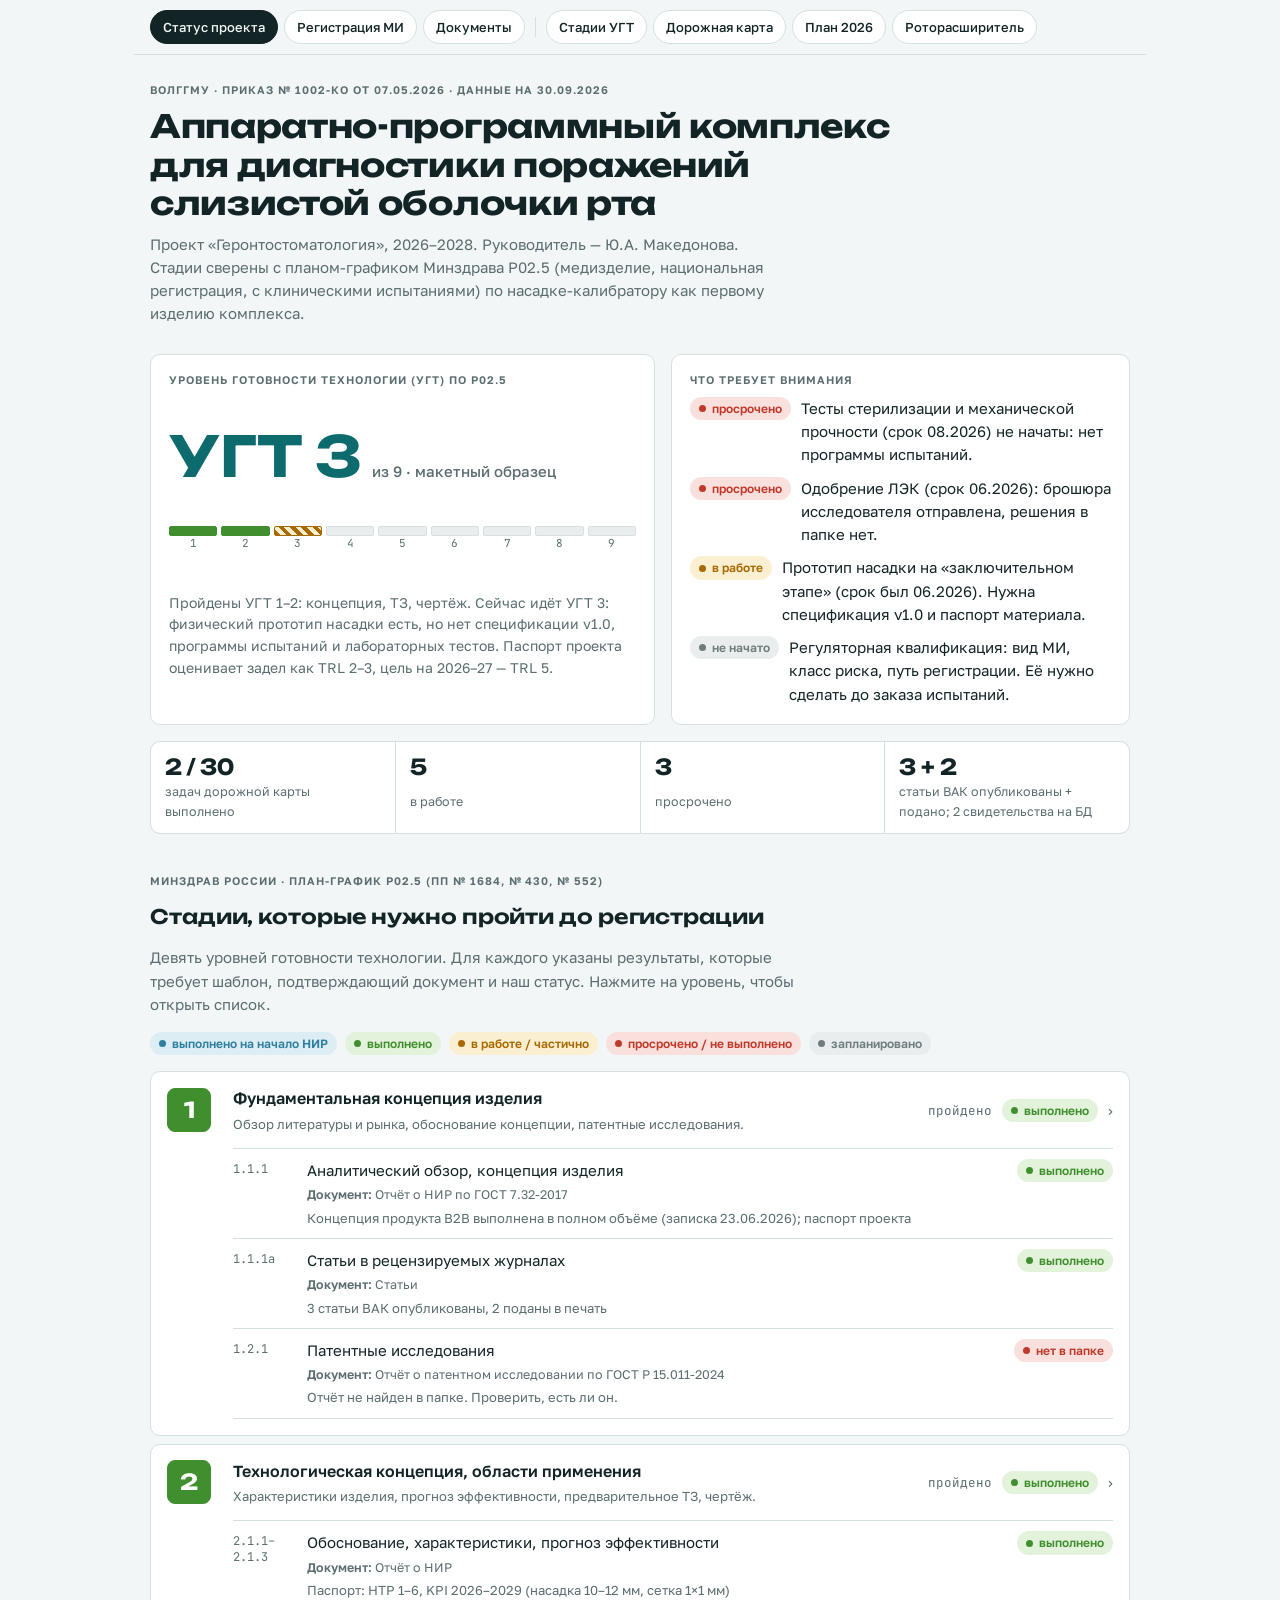
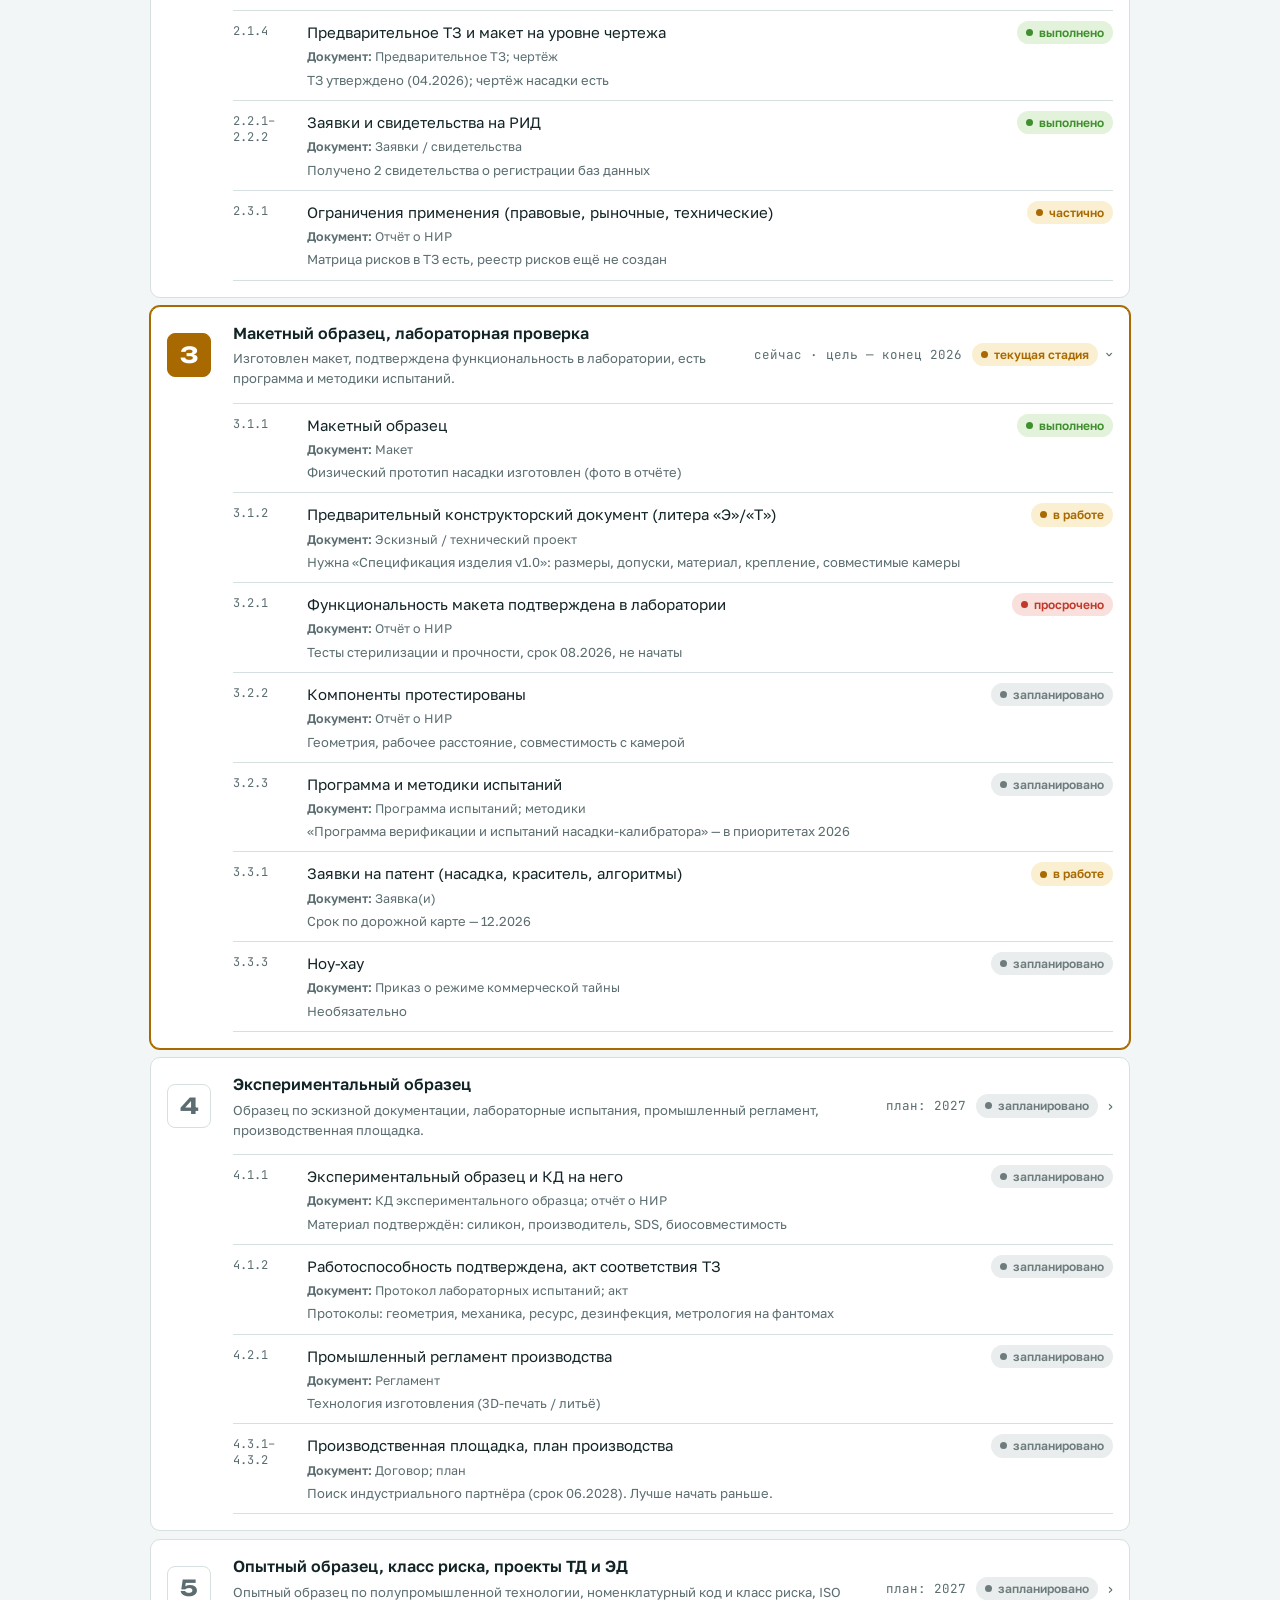
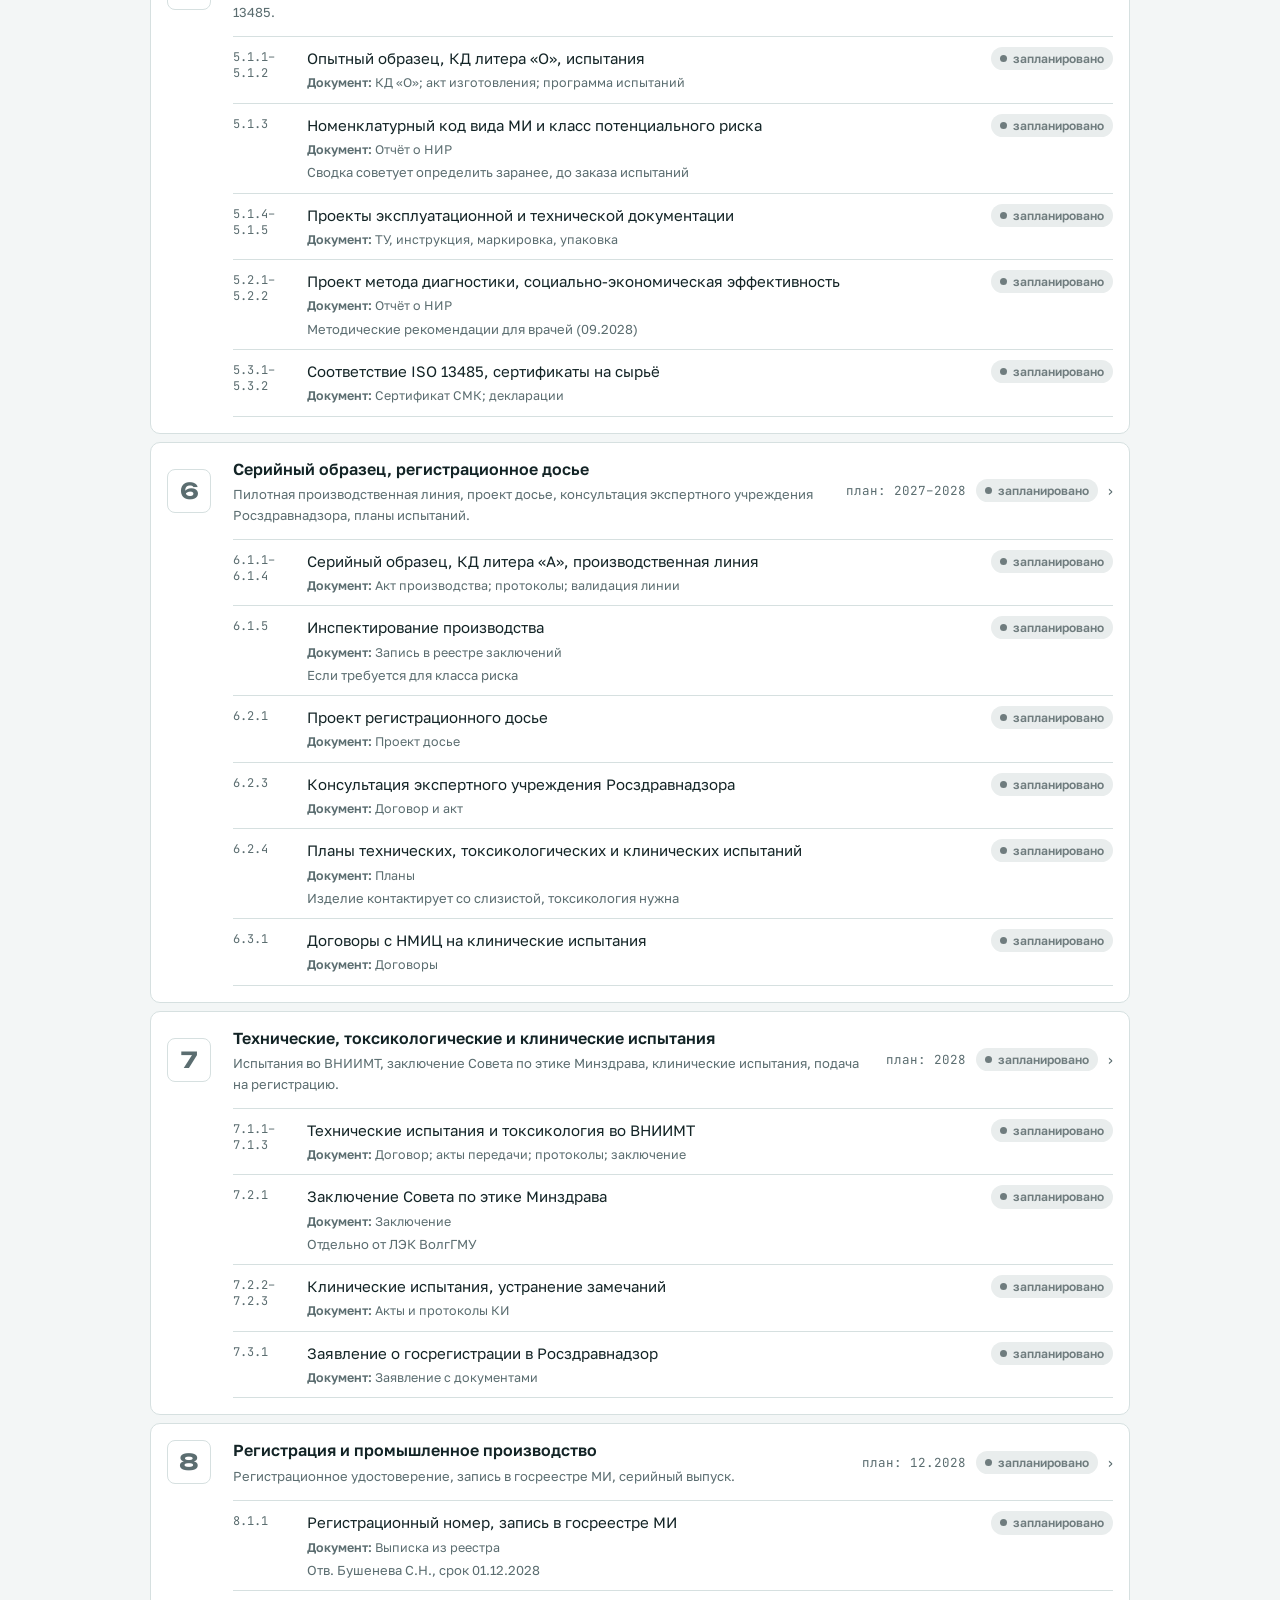
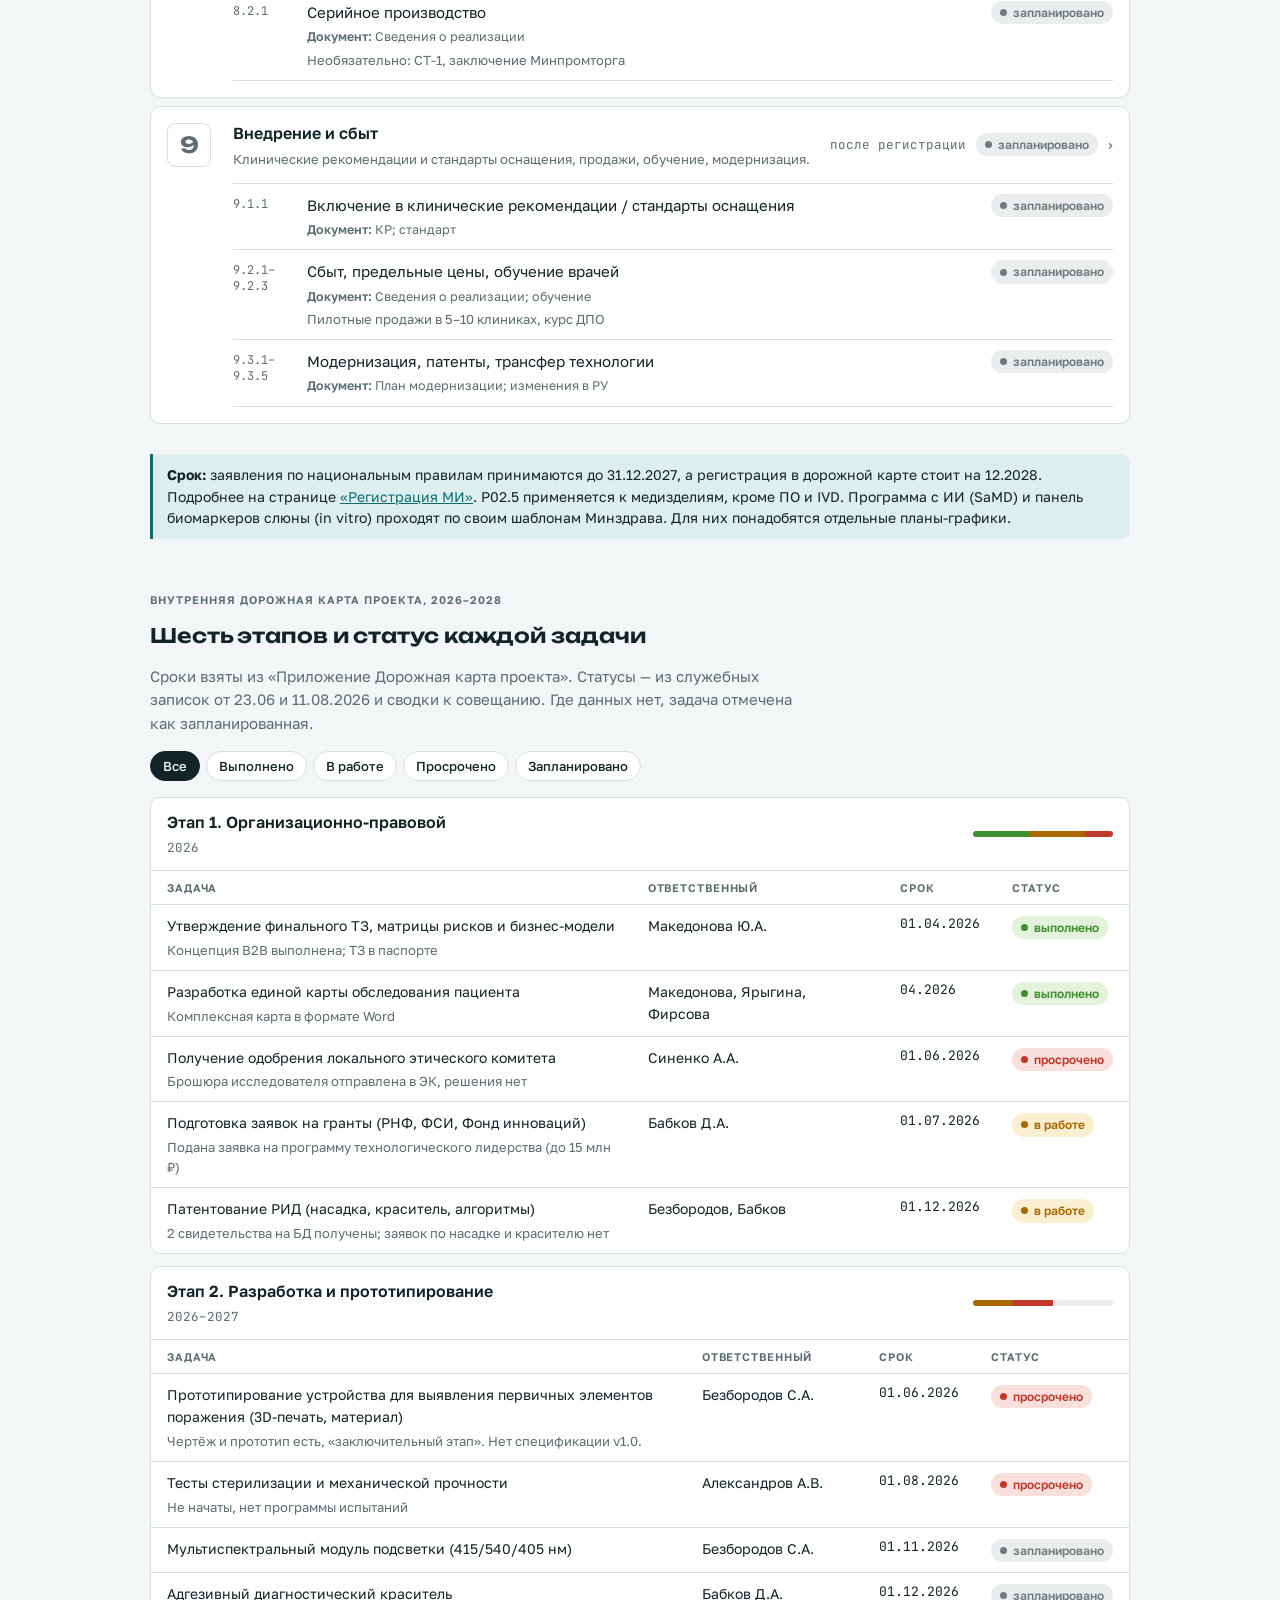
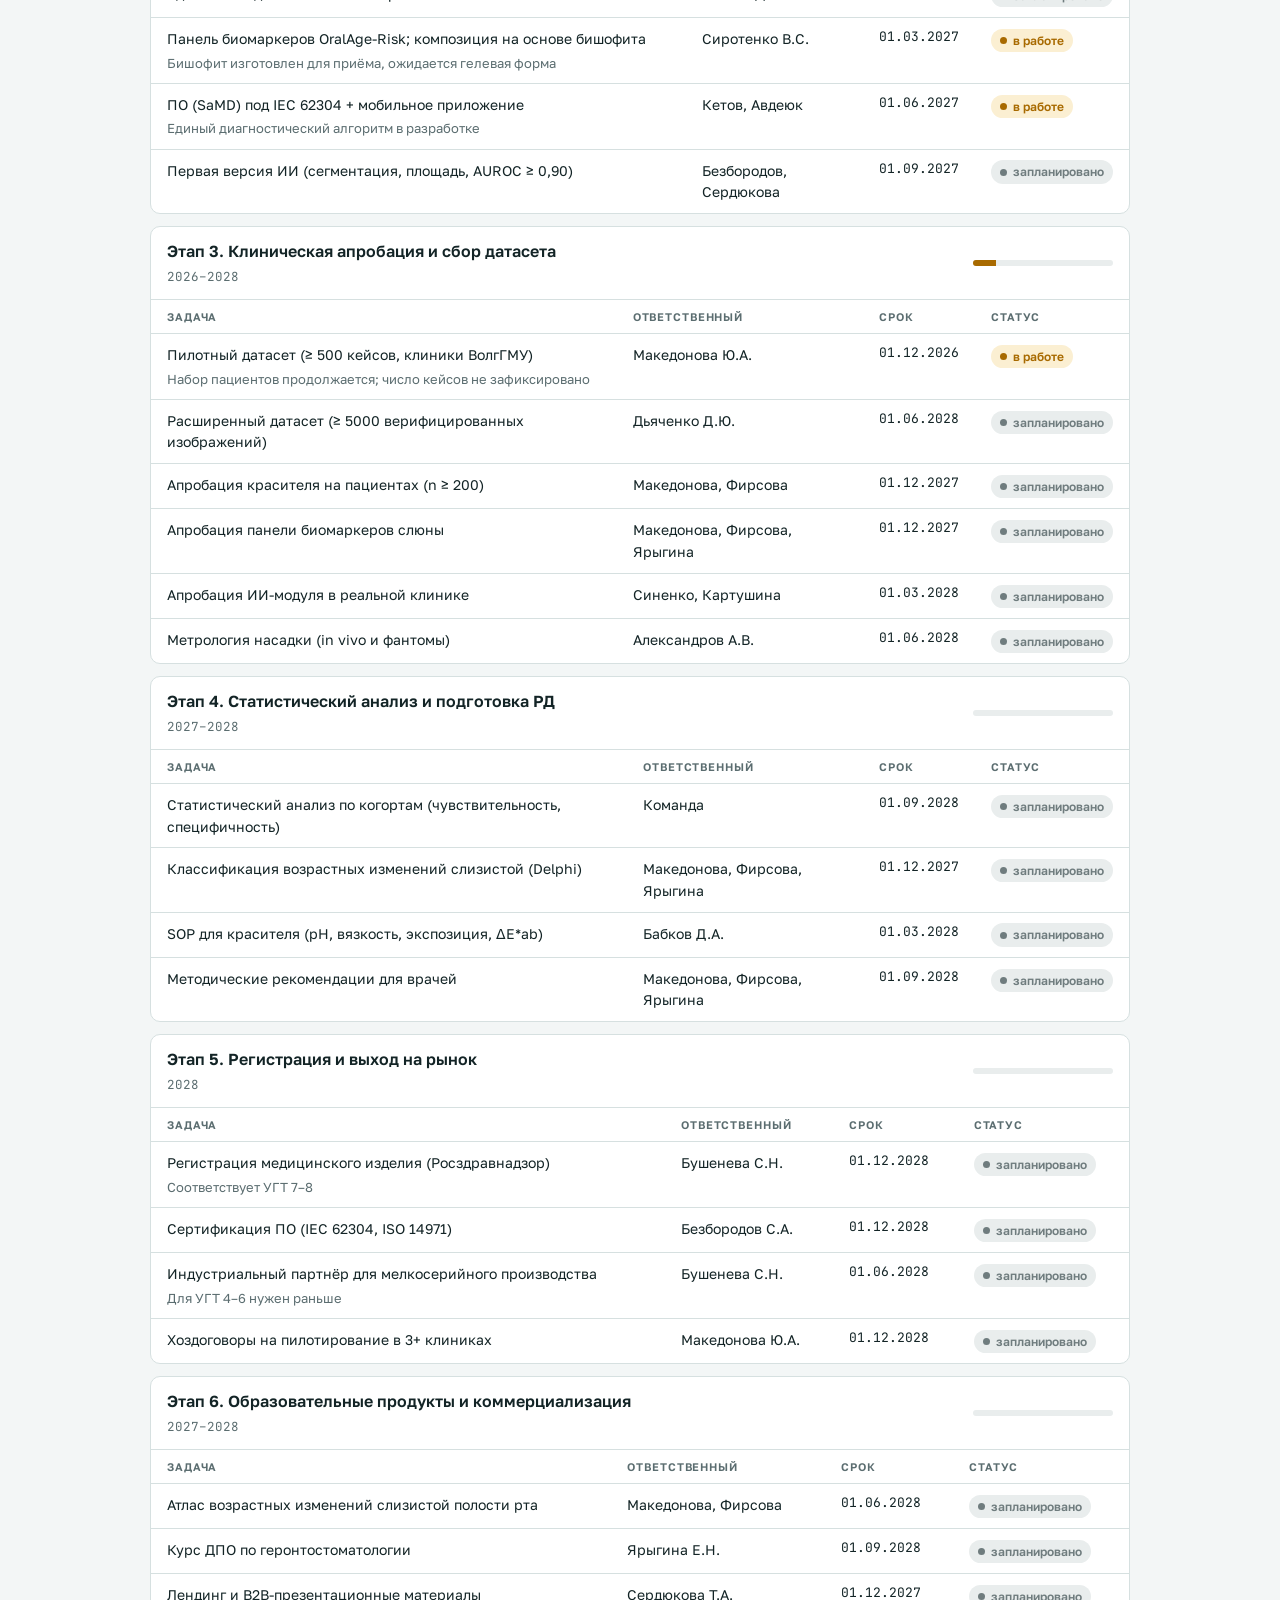
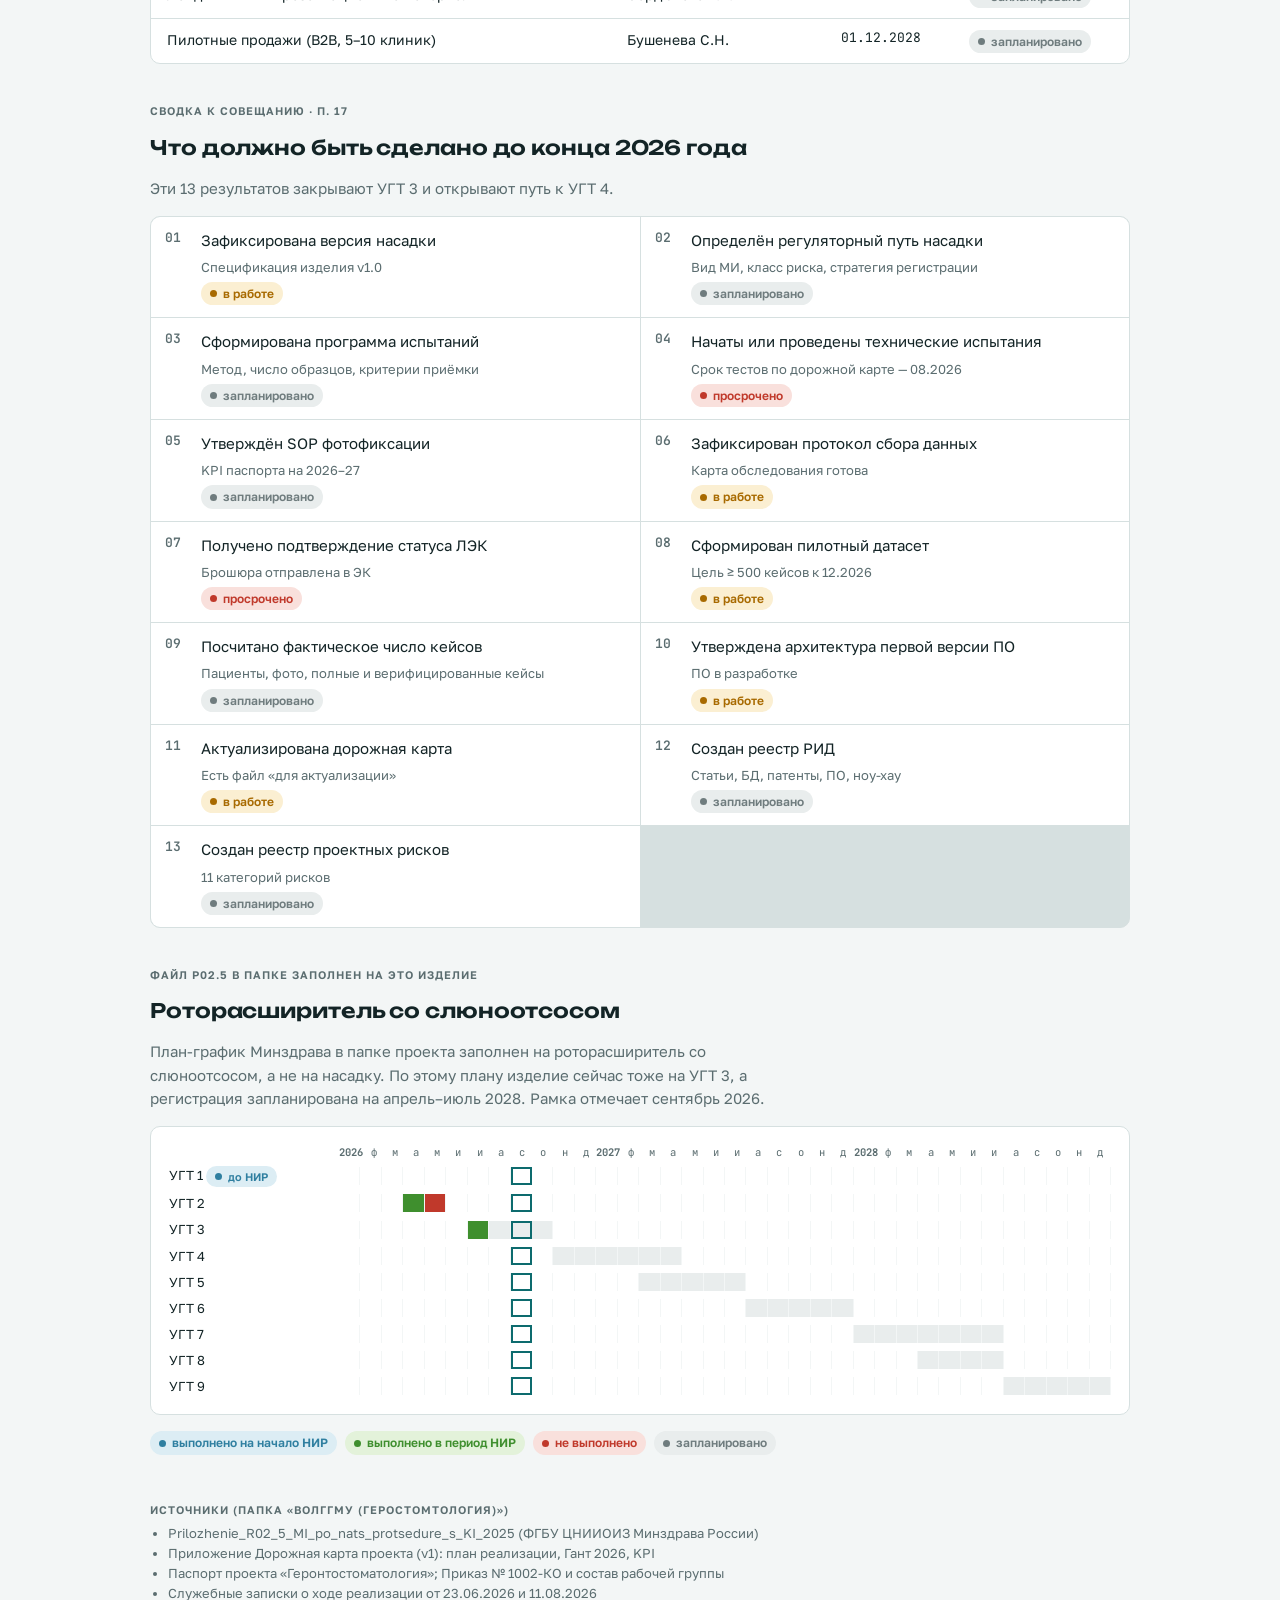
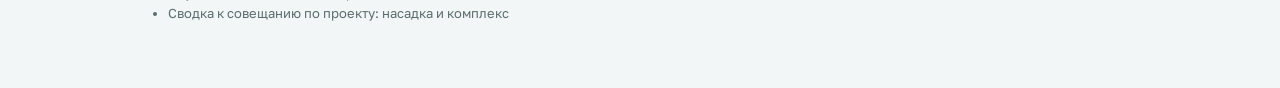
<file: index.html>
<!doctype html>
<html lang="ru">
<head>
<meta charset="utf-8">
<meta name="viewport" content="width=device-width, initial-scale=1, viewport-fit=cover">
<title>Геронтостоматология: статус проекта</title>
<link rel="preconnect" href="https://fonts.googleapis.com">
<link rel="stylesheet" href="https://fonts.googleapis.com/css2?family=Golos+Text:wght@400;500;600;700&family=Unbounded:wght@500;700&family=JetBrains+Mono:wght@400;600&display=swap">
<link rel="stylesheet" href="assets/site.css">

</head>
<body>
<div class="wrap">
<nav class="top" aria-label="Разделы сайта">
  <a href="index.html" aria-current="page">Статус проекта</a>
  <a href="registration.html">Регистрация МИ</a>
  <a href="documents.html">Документы</a>
  <span class="sep" aria-hidden="true"></span>
  <a href="#ugt">Стадии УГТ</a>
  <a href="#road">Дорожная карта</a>
  <a href="#y2026">План 2026</a>
  <a href="#rotor">Роторасширитель</a>
</nav>

<header class="hero" id="now">
  <div class="eyebrow">ВолгГМУ · Приказ № 1002-КО от 07.05.2026 · данные на 30.09.2026</div>
  <h1>Аппаратно-программный комплекс для диагностики поражений слизистой оболочки рта</h1>
  <p>Проект «Геронтостоматология», 2026–2028. Руководитель — Ю.А. Македонова. Стадии сверены с планом-графиком Минздрава Р02.5 (медизделие, национальная регистрация, с клиническими испытаниями) по насадке-калибратору как первому изделию комплекса.</p>
</header>

<div class="summary">
  <div class="panel gauge">
    <div class="eyebrow">Уровень готовности технологии (УГТ) по Р02.5</div>
    <div class="big"><b>УГТ 3</b><span>из 9 · макетный образец</span></div>
    <div>
      <div class="steps" aria-hidden="true"><i class="d"></i><i class="d"></i><i class="c"></i><i></i><i></i><i></i><i></i><i></i><i></i></div>
      <div class="steps-lbl" aria-hidden="true"><span>1</span><span>2</span><span>3</span><span>4</span><span>5</span><span>6</span><span>7</span><span>8</span><span>9</span></div>
    </div>
    <p class="lead" style="font-size:14px">Пройдены УГТ 1–2: концепция, ТЗ, чертёж. Сейчас идёт УГТ 3: физический прототип насадки есть, но нет спецификации v1.0, программы испытаний и лабораторных тестов. Паспорт проекта оценивает задел как TRL 2–3, цель на 2026–27 — TRL 5.</p>
  </div>
  <div class="panel">
    <div class="eyebrow" style="margin-bottom:10px">Что требует внимания</div>
    <ul class="facts">
      <li><span class="pill s-late">просрочено</span><span>Тесты стерилизации и механической прочности (срок 08.2026) не начаты: нет программы испытаний.</span></li>
      <li><span class="pill s-late">просрочено</span><span>Одобрение ЛЭК (срок 06.2026): брошюра исследователя отправлена, решения в папке нет.</span></li>
      <li><span class="pill s-work">в работе</span><span>Прототип насадки на «заключительном этапе» (срок был 06.2026). Нужна спецификация v1.0 и паспорт материала.</span></li>
      <li><span class="pill s-plan">не начато</span><span>Регуляторная квалификация: вид МИ, класс риска, путь регистрации. Её нужно сделать до заказа испытаний.</span></li>
    </ul>
  </div>
</div>

<div class="kpis" style="margin-top:16px">
  <div><b id="k-done">–</b><span>задач дорожной карты выполнено</span></div>
  <div><b id="k-work">–</b><span>в работе</span></div>
  <div><b id="k-late">–</b><span>просрочено</span></div>
  <div><b>3 + 2</b><span>статьи ВАК опубликованы + подано; 2 свидетельства на БД</span></div>
</div>

<section id="ugt">
  <div class="eyebrow">Минздрав России · план-график Р02.5 (ПП № 1684, № 430, № 552)</div>
  <h2>Стадии, которые нужно пройти до регистрации</h2>
  <p class="lead">Девять уровней готовности технологии. Для каждого указаны результаты, которые требует шаблон, подтверждающий документ и наш статус. Нажмите на уровень, чтобы открыть список.</p>
  <div class="legend">
    <span class="pill s-pre">выполнено на начало НИР</span>
    <span class="pill s-done">выполнено</span>
    <span class="pill s-work">в работе / частично</span>
    <span class="pill s-late">просрочено / не выполнено</span>
    <span class="pill s-plan">запланировано</span>
  </div>
  <div class="ladder" id="ladder"></div>
  <p class="note"><b>Срок:</b> заявления по национальным правилам принимаются до 31.12.2027, а регистрация в дорожной карте стоит на 12.2028. Подробнее на странице <a href="registration.html">«Регистрация МИ»</a>. Р02.5 применяется к медизделиям, кроме ПО и IVD. Программа с ИИ (SaMD) и панель биомаркеров слюны (in vitro) проходят по своим шаблонам Минздрава. Для них понадобятся отдельные планы-графики.</p>
</section>

<section id="road">
  <div class="eyebrow">Внутренняя дорожная карта проекта, 2026–2028</div>
  <h2>Шесть этапов и статус каждой задачи</h2>
  <p class="lead">Сроки взяты из «Приложение Дорожная карта проекта». Статусы — из служебных записок от 23.06 и 11.08.2026 и сводки к совещанию. Где данных нет, задача отмечена как запланированная.</p>
  <div class="filters" role="group" aria-label="Фильтр по статусу">
    <button type="button" id="f-all" data-f="all" aria-pressed="true">Все</button>
    <button type="button" id="f-done" data-f="done" aria-pressed="false">Выполнено</button>
    <button type="button" id="f-work" data-f="work" aria-pressed="false">В работе</button>
    <button type="button" id="f-late" data-f="late" aria-pressed="false">Просрочено</button>
    <button type="button" id="f-plan" data-f="plan" aria-pressed="false">Запланировано</button>
  </div>
  <div id="stages" style="display:grid;gap:12px"></div>
</section>

<section id="y2026">
  <div class="eyebrow">Сводка к совещанию · п. 17</div>
  <h2>Что должно быть сделано до конца 2026 года</h2>
  <p class="lead">Эти 13 результатов закрывают УГТ 3 и открывают путь к УГТ 4.</p>
  <ol class="prio" id="prio"></ol>
</section>

<section id="rotor">
  <div class="eyebrow">Файл Р02.5 в папке заполнен на это изделие</div>
  <h2>Роторасширитель со слюноотсосом</h2>
  <p class="lead">План-график Минздрава в папке проекта заполнен на роторасширитель со слюноотсосом, а не на насадку. По этому плану изделие сейчас тоже на УГТ 3, а регистрация запланирована на апрель–июль 2028. Рамка отмечает сентябрь 2026.</p>
  <div class="panel tscroll"><div class="gantt" id="gantt"></div></div>
  <div class="legend">
    <span class="pill s-pre">выполнено на начало НИР</span>
    <span class="pill s-done">выполнено в период НИР</span>
    <span class="pill s-late">не выполнено</span>
    <span class="pill s-plan">запланировано</span>
  </div>
</section>

<footer>
  <div class="eyebrow">Источники (папка «ВолгГМУ (геростомтология)»)</div>
  <ul>
    <li>Prilozhenie_R02_5_MI_po_nats_protsedure_s_KI_2025 (ФГБУ ЦНИИОИЗ Минздрава России)</li>
    <li>Приложение Дорожная карта проекта (v1): план реализации, Гант 2026, KPI</li>
    <li>Паспорт проекта «Геронтостоматология»; Приказ № 1002-КО и состав рабочей группы</li>
    <li>Служебные записки о ходе реализации от 23.06.2026 и 11.08.2026</li>
    <li>Сводка к совещанию по проекту: насадка и комплекс</li>
  </ul>
</footer>
</div>

<script>
const S={done:["s-done","выполнено"],pre:["s-pre","на начало НИР"],work:["s-work","в работе"],late:["s-late","просрочено"],plan:["s-plan","запланировано"],miss:["s-late","нет в папке"],part:["s-work","частично"]};
const pill=k=>`<span class="pill ${S[k][0]}">${S[k][1]}</span>`;
const esc=s=>String(s).replace(/[&<>"]/g,c=>({"&":"&amp;","<":"&lt;",">":"&gt;",'"':"&quot;"}[c]));

const UGT=[
 {n:1,state:"done",t:"Фундаментальная концепция изделия",d:"Обзор литературы и рынка, обоснование концепции, патентные исследования.",when:"пройдено",
  items:[
   ["1.1.1","Аналитический обзор, концепция изделия","Отчёт о НИР по ГОСТ 7.32-2017","done","Концепция продукта B2B выполнена в полном объёме (записка 23.06.2026); паспорт проекта"],
   ["1.1.1а","Статьи в рецензируемых журналах","Статьи","done","3 статьи ВАК опубликованы, 2 поданы в печать"],
   ["1.2.1","Патентные исследования","Отчёт о патентном исследовании по ГОСТ Р 15.011-2024","miss","Отчёт не найден в папке. Проверить, есть ли он."]]},
 {n:2,state:"done",t:"Технологическая концепция, области применения",d:"Характеристики изделия, прогноз эффективности, предварительное ТЗ, чертёж.",when:"пройдено",
  items:[
   ["2.1.1–2.1.3","Обоснование, характеристики, прогноз эффективности","Отчёт о НИР","done","Паспорт: НТР 1–6, KPI 2026–2029 (насадка 10–12 мм, сетка 1×1 мм)"],
   ["2.1.4","Предварительное ТЗ и макет на уровне чертежа","Предварительное ТЗ; чертёж","done","ТЗ утверждено (04.2026); чертёж насадки есть"],
   ["2.2.1–2.2.2","Заявки и свидетельства на РИД","Заявки / свидетельства","done","Получено 2 свидетельства о регистрации баз данных"],
   ["2.3.1","Ограничения применения (правовые, рыночные, технические)","Отчёт о НИР","part","Матрица рисков в ТЗ есть, реестр рисков ещё не создан"]]},
 {n:3,state:"cur",t:"Макетный образец, лабораторная проверка",d:"Изготовлен макет, подтверждена функциональность в лаборатории, есть программа и методики испытаний.",when:"сейчас · цель — конец 2026",
  items:[
   ["3.1.1","Макетный образец","Макет","done","Физический прототип насадки изготовлен (фото в отчёте)"],
   ["3.1.2","Предварительный конструкторский документ (литера «Э»/«Т»)","Эскизный / технический проект","work","Нужна «Спецификация изделия v1.0»: размеры, допуски, материал, крепление, совместимые камеры"],
   ["3.2.1","Функциональность макета подтверждена в лаборатории","Отчёт о НИР","late","Тесты стерилизации и прочности, срок 08.2026, не начаты"],
   ["3.2.2","Компоненты протестированы","Отчёт о НИР","plan","Геометрия, рабочее расстояние, совместимость с камерой"],
   ["3.2.3","Программа и методики испытаний","Программа испытаний; методики","plan","«Программа верификации и испытаний насадки-калибратора» — в приоритетах 2026"],
   ["3.3.1","Заявки на патент (насадка, краситель, алгоритмы)","Заявка(и)","work","Срок по дорожной карте — 12.2026"],
   ["3.3.3","Ноу-хау","Приказ о режиме коммерческой тайны","plan","Необязательно"]]},
 {n:4,state:"plan",t:"Экспериментальный образец",d:"Образец по эскизной документации, лабораторные испытания, промышленный регламент, производственная площадка.",when:"план: 2027",
  items:[
   ["4.1.1","Экспериментальный образец и КД на него","КД экспериментального образца; отчёт о НИР","plan","Материал подтверждён: силикон, производитель, SDS, биосовместимость"],
   ["4.1.2","Работоспособность подтверждена, акт соответствия ТЗ","Протокол лабораторных испытаний; акт","plan","Протоколы: геометрия, механика, ресурс, дезинфекция, метрология на фантомах"],
   ["4.2.1","Промышленный регламент производства","Регламент","plan","Технология изготовления (3D-печать / литьё)"],
   ["4.3.1–4.3.2","Производственная площадка, план производства","Договор; план","plan","Поиск индустриального партнёра (срок 06.2028). Лучше начать раньше."]]},
 {n:5,state:"plan",t:"Опытный образец, класс риска, проекты ТД и ЭД",d:"Опытный образец по полупромышленной технологии, номенклатурный код и класс риска, ISO 13485.",when:"план: 2027",
  items:[
   ["5.1.1–5.1.2","Опытный образец, КД литера «О», испытания","КД «О»; акт изготовления; программа испытаний","plan",""],
   ["5.1.3","Номенклатурный код вида МИ и класс потенциального риска","Отчёт о НИР","plan","Сводка советует определить заранее, до заказа испытаний"],
   ["5.1.4–5.1.5","Проекты эксплуатационной и технической документации","ТУ, инструкция, маркировка, упаковка","plan",""],
   ["5.2.1–5.2.2","Проект метода диагностики, социально-экономическая эффективность","Отчёт о НИР","plan","Методические рекомендации для врачей (09.2028)"],
   ["5.3.1–5.3.2","Соответствие ISO 13485, сертификаты на сырьё","Сертификат СМК; декларации","plan",""]]},
 {n:6,state:"plan",t:"Серийный образец, регистрационное досье",d:"Пилотная производственная линия, проект досье, консультация экспертного учреждения Росздравнадзора, планы испытаний.",when:"план: 2027–2028",
  items:[
   ["6.1.1–6.1.4","Серийный образец, КД литера «А», производственная линия","Акт производства; протоколы; валидация линии","plan",""],
   ["6.1.5","Инспектирование производства","Запись в реестре заключений","plan","Если требуется для класса риска"],
   ["6.2.1","Проект регистрационного досье","Проект досье","plan",""],
   ["6.2.3","Консультация экспертного учреждения Росздравнадзора","Договор и акт","plan",""],
   ["6.2.4","Планы технических, токсикологических и клинических испытаний","Планы","plan","Изделие контактирует со слизистой, токсикология нужна"],
   ["6.3.1","Договоры с НМИЦ на клинические испытания","Договоры","plan",""]]},
 {n:7,state:"plan",t:"Технические, токсикологические и клинические испытания",d:"Испытания во ВНИИМТ, заключение Совета по этике Минздрава, клинические испытания, подача на регистрацию.",when:"план: 2028",
  items:[
   ["7.1.1–7.1.3","Технические испытания и токсикология во ВНИИМТ","Договор; акты передачи; протоколы; заключение","plan",""],
   ["7.2.1","Заключение Совета по этике Минздрава","Заключение","plan","Отдельно от ЛЭК ВолгГМУ"],
   ["7.2.2–7.2.3","Клинические испытания, устранение замечаний","Акты и протоколы КИ","plan",""],
   ["7.3.1","Заявление о госрегистрации в Росздравнадзор","Заявление с документами","plan",""]]},
 {n:8,state:"plan",t:"Регистрация и промышленное производство",d:"Регистрационное удостоверение, запись в госреестре МИ, серийный выпуск.",when:"план: 12.2028",
  items:[
   ["8.1.1","Регистрационный номер, запись в госреестре МИ","Выписка из реестра","plan","Отв. Бушенева С.Н., срок 01.12.2028"],
   ["8.2.1","Серийное производство","Сведения о реализации","plan","Необязательно: СТ-1, заключение Минпромторга"]]},
 {n:9,state:"plan",t:"Внедрение и сбыт",d:"Клинические рекомендации и стандарты оснащения, продажи, обучение, модернизация.",when:"после регистрации",
  items:[
   ["9.1.1","Включение в клинические рекомендации / стандарты оснащения","КР; стандарт","plan",""],
   ["9.2.1–9.2.3","Сбыт, предельные цены, обучение врачей","Сведения о реализации; обучение","plan","Пилотные продажи в 5–10 клиниках, курс ДПО"],
   ["9.3.1–9.3.5","Модернизация, патенты, трансфер технологии","План модернизации; изменения в РУ","plan",""]]}
];

function renderLadder(){
  const el=document.getElementById("ladder");
  el.innerHTML=UGT.map(u=>{
    const cls=u.state==="done"?"done":u.state==="cur"?"cur":"";
    const st=u.state==="done"?pill("done"):u.state==="cur"?'<span class="pill s-work">текущая стадия</span>':pill("plan");
    const open=u.state==="cur";
    return `<div class="lvl ${cls}" data-open="${open?1:0}">
      <button type="button" id="ugt-${u.n}" aria-expanded="${open}" aria-controls="ugt-b-${u.n}">
        <span class="num">${u.n}</span>
        <span class="ttl"><h3>${esc(u.t)}</h3><small>${esc(u.d)}</small></span>
        <span class="right"><span class="when">${esc(u.when)}</span>${st}<span class="chev" aria-hidden="true">›</span></span>
      </button>
      <div class="body" id="ugt-b-${u.n}" ${open?"":"hidden"}>
        <ul class="req">${u.items.map(i=>`<li><code>${i[0]}</code><span class="t"><span>${esc(i[1])}</span><span class="doc">${esc(i[2])}</span>${i[4]?`<small>${esc(i[4])}</small>`:""}</span>${pill(i[3])}</li>`).join("")}</ul>
      </div></div>`}).join("");
  el.querySelectorAll(".lvl>button").forEach(b=>b.addEventListener("click",()=>{
    const lv=b.parentElement, o=lv.dataset.open!=="1";
    lv.dataset.open=o?1:0; b.setAttribute("aria-expanded",o); lv.querySelector(".body").hidden=!o;
  }));
}

const ROAD=[
 {t:"Этап 1. Организационно-правовой",y:"2026",rows:[
  ["Утверждение финального ТЗ, матрицы рисков и бизнес-модели","Македонова Ю.А.","01.04.2026","done","Концепция B2B выполнена; ТЗ в паспорте"],
  ["Разработка единой карты обследования пациента","Македонова, Ярыгина, Фирсова","04.2026","done","Комплексная карта в формате Word"],
  ["Получение одобрения локального этического комитета","Синенко А.А.","01.06.2026","late","Брошюра исследователя отправлена в ЭК, решения нет"],
  ["Подготовка заявок на гранты (РНФ, ФСИ, Фонд инноваций)","Бабков Д.А.","01.07.2026","work","Подана заявка на программу технологического лидерства (до 15 млн ₽)"],
  ["Патентование РИД (насадка, краситель, алгоритмы)","Безбородов, Бабков","01.12.2026","work","2 свидетельства на БД получены; заявок по насадке и красителю нет"]]},
 {t:"Этап 2. Разработка и прототипирование",y:"2026–2027",rows:[
  ["Прототипирование устройства для выявления первичных элементов поражения (3D-печать, материал)","Безбородов С.А.","01.06.2026","late","Чертёж и прототип есть, «заключительный этап». Нет спецификации v1.0."],
  ["Тесты стерилизации и механической прочности","Александров А.В.","01.08.2026","late","Не начаты, нет программы испытаний"],
  ["Мультиспектральный модуль подсветки (415/540/405 нм)","Безбородов С.А.","01.11.2026","plan",""],
  ["Адгезивный диагностический краситель","Бабков Д.А.","01.12.2026","plan",""],
  ["Панель биомаркеров OralAge-Risk; композиция на основе бишофита","Сиротенко В.С.","01.03.2027","work","Бишофит изготовлен для приёма, ожидается гелевая форма"],
  ["ПО (SaMD) под IEC 62304 + мобильное приложение","Кетов, Авдеюк","01.06.2027","work","Единый диагностический алгоритм в разработке"],
  ["Первая версия ИИ (сегментация, площадь, AUROC ≥ 0,90)","Безбородов, Сердюкова","01.09.2027","plan",""]]},
 {t:"Этап 3. Клиническая апробация и сбор датасета",y:"2026–2028",rows:[
  ["Пилотный датасет (≥ 500 кейсов, клиники ВолгГМУ)","Македонова Ю.А.","01.12.2026","work","Набор пациентов продолжается; число кейсов не зафиксировано"],
  ["Расширенный датасет (≥ 5000 верифицированных изображений)","Дьяченко Д.Ю.","01.06.2028","plan",""],
  ["Апробация красителя на пациентах (n ≥ 200)","Македонова, Фирсова","01.12.2027","plan",""],
  ["Апробация панели биомаркеров слюны","Македонова, Фирсова, Ярыгина","01.12.2027","plan",""],
  ["Апробация ИИ-модуля в реальной клинике","Синенко, Картушина","01.03.2028","plan",""],
  ["Метрология насадки (in vivo и фантомы)","Александров А.В.","01.06.2028","plan",""]]},
 {t:"Этап 4. Статистический анализ и подготовка РД",y:"2027–2028",rows:[
  ["Статистический анализ по когортам (чувствительность, специфичность)","Команда","01.09.2028","plan",""],
  ["Классификация возрастных изменений слизистой (Delphi)","Македонова, Фирсова, Ярыгина","01.12.2027","plan",""],
  ["SOP для красителя (pH, вязкость, экспозиция, ΔE*ab)","Бабков Д.А.","01.03.2028","plan",""],
  ["Методические рекомендации для врачей","Македонова, Фирсова, Ярыгина","01.09.2028","plan",""]]},
 {t:"Этап 5. Регистрация и выход на рынок",y:"2028",rows:[
  ["Регистрация медицинского изделия (Росздравнадзор)","Бушенева С.Н.","01.12.2028","plan","Соответствует УГТ 7–8"],
  ["Сертификация ПО (IEC 62304, ISO 14971)","Безбородов С.А.","01.12.2028","plan",""],
  ["Индустриальный партнёр для мелкосерийного производства","Бушенева С.Н.","01.06.2028","plan","Для УГТ 4–6 нужен раньше"],
  ["Хоздоговоры на пилотирование в 3+ клиниках","Македонова Ю.А.","01.12.2028","plan",""]]},
 {t:"Этап 6. Образовательные продукты и коммерциализация",y:"2027–2028",rows:[
  ["Атлас возрастных изменений слизистой полости рта","Македонова, Фирсова","01.06.2028","plan",""],
  ["Курс ДПО по геронтостоматологии","Ярыгина Е.Н.","01.09.2028","plan",""],
  ["Лендинг и B2B-презентационные материалы","Сердюкова Т.А.","01.12.2027","plan",""],
  ["Пилотные продажи (B2B, 5–10 клиник)","Бушенева С.Н.","01.12.2028","plan",""]]}
];
let filter="all";
function renderRoad(){
  const all=ROAD.flatMap(s=>s.rows);
  const c=k=>all.filter(r=>r[3]===k).length;
  document.getElementById("k-done").textContent=`${c("done")} / ${all.length}`;
  document.getElementById("k-work").textContent=c("work");
  document.getElementById("k-late").textContent=c("late");
  document.getElementById("stages").innerHTML=ROAD.map(s=>{
    const rows=s.rows.filter(r=>filter==="all"||r[3]===filter);
    if(!rows.length) return "";
    const n=s.rows.length, seg=k=>s.rows.filter(r=>r[3]===k).length/n*100;
    return `<div class="stage"><div class="stage-h"><div><h3>${esc(s.t)}</h3><span class="when">${s.y}</span></div>
      <div class="bar" title="доля задач по статусам"><span style="width:${seg("done")}%;background:var(--done)"></span><span style="width:${seg("work")}%;background:var(--work)"></span><span style="width:${seg("late")}%;background:var(--late)"></span></div></div>
      <div class="tscroll"><table><thead><tr><th>Задача</th><th>Ответственный</th><th>Срок</th><th>Статус</th></tr></thead><tbody>
      ${rows.map(r=>`<tr><td>${esc(r[0])}${r[4]?`<small>${esc(r[4])}</small>`:""}</td><td>${esc(r[1])}</td><td class="d">${r[2]}</td><td>${pill(r[3])}</td></tr>`).join("")}
      </tbody></table></div></div>`}).join("");
}
document.querySelectorAll(".filters button").forEach(b=>b.addEventListener("click",()=>{
  filter=b.dataset.f;
  document.querySelectorAll(".filters button").forEach(x=>x.setAttribute("aria-pressed",x===b));
  renderRoad();
}));

const PRIO=[
 ["Зафиксирована версия насадки","work","Спецификация изделия v1.0"],
 ["Определён регуляторный путь насадки","plan","Вид МИ, класс риска, стратегия регистрации"],
 ["Сформирована программа испытаний","plan","Метод, число образцов, критерии приёмки"],
 ["Начаты или проведены технические испытания","late","Срок тестов по дорожной карте — 08.2026"],
 ["Утверждён SOP фотофиксации","plan","KPI паспорта на 2026–27"],
 ["Зафиксирован протокол сбора данных","work","Карта обследования готова"],
 ["Получено подтверждение статуса ЛЭК","late","Брошюра отправлена в ЭК"],
 ["Сформирован пилотный датасет","work","Цель ≥ 500 кейсов к 12.2026"],
 ["Посчитано фактическое число кейсов","plan","Пациенты, фото, полные и верифицированные кейсы"],
 ["Утверждена архитектура первой версии ПО","work","ПО в разработке"],
 ["Актуализирована дорожная карта","work","Есть файл «для актуализации»"],
 ["Создан реестр РИД","plan","Статьи, БД, патенты, ПО, ноу-хау"],
 ["Создан реестр проектных рисков","plan","11 категорий рисков"]
];
document.getElementById("prio").innerHTML=PRIO.map((p,i)=>`<li><b>${String(i+1).padStart(2,"0")}</b><span class="t"><span>${esc(p[0])}</span><small>${esc(p[2])}</small>${pill(p[1])}</span></li>`).join("");

/* Роторасширитель: месяцы янв-2026 … дек-2028 (0–35); "pre" — до начала НИР */
const RG=[
 ["УГТ 1",[["pre",-1,-1]]],
 ["УГТ 2",[["done",3,3],["late",4,4]]],
 ["УГТ 3",[["done",6,6],["plan",6,9]]],
 ["УГТ 4",[["plan",10,13],["plan",14,15]]],
 ["УГТ 5",[["plan",14,15],["plan",16,18]]],
 ["УГТ 6",[["plan",19,23]]],
 ["УГТ 7",[["plan",24,26],["plan",27,30]]],
 ["УГТ 8",[["plan",27,30]]],
 ["УГТ 9",[["plan",31,35]]]
];
(function(){
  const now=8, col={pre:"var(--pre)",done:"var(--done)",late:"var(--late)",plan:"var(--plan-bg)"};
  const mon=["я","ф","м","а","м","и","и","а","с","о","н","д"];
  let h=`<div class="g-row g-head"><span class="l"></span>${Array.from({length:36},(_,i)=>`<span style="text-align:center">${i%12===0?`<b>${2026+i/12}</b>`:mon[i%12]}</span>`).join("")}</div>`;
  h+=RG.map(([l,segs])=>{
    const cells=Array(36).fill(null);
    segs.forEach(([k,a,b])=>{for(let i=Math.max(a,0);i<=b;i++){if(!cells[i]||cells[i]==="plan")cells[i]=k}});
    const pre=segs.some(s=>s[0]==="pre");
    return `<div class="g-row"><span class="l">${l}${pre?' <span class="pill s-pre" style="font-size:11px">до НИР</span>':""}</span>${cells.map((k,i)=>`<i class="${i===now?"g-now":""}" style="background:${k?col[k]:"transparent"}"></i>`).join("")}</div>`}).join("");
  document.getElementById("gantt").innerHTML=h;
})();

renderLadder(); renderRoad();
</script>

</body>
</html>
</file>
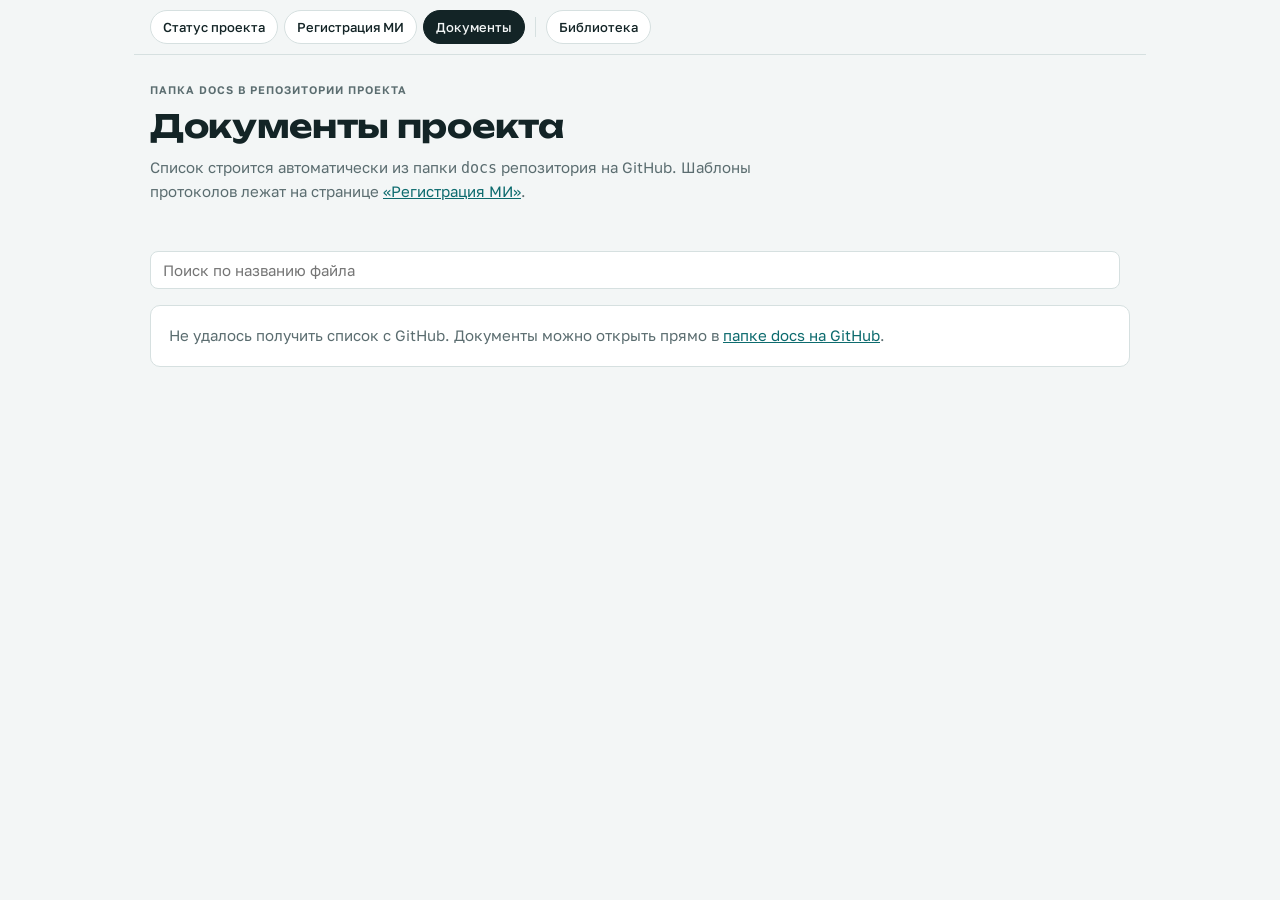
<file: documents.html>
<!doctype html>
<html lang="ru">
<head>
<meta charset="utf-8">
<meta name="viewport" content="width=device-width, initial-scale=1, viewport-fit=cover">
<title>Геронтостоматология: документы</title>
<link rel="preconnect" href="https://fonts.googleapis.com">
<link rel="stylesheet" href="https://fonts.googleapis.com/css2?family=Golos+Text:wght@400;500;600;700&family=Unbounded:wght@500;700&family=JetBrains+Mono:wght@400;600&display=swap">
<link rel="stylesheet" href="assets/site.css">
<style>
.toolbar{display:flex;gap:10px;flex-wrap:wrap;align-items:center}
.toolbar input{flex:1 1 260px;min-width:0;font:15px var(--f-body);padding:9px 12px;border:1px solid var(--line);border-radius:8px;background:var(--surface);color:var(--ink)}
.toolbar input:focus{outline:2px solid var(--accent);outline-offset:-1px}
.count{color:var(--muted);font-size:13px}
.folder{background:var(--surface);border:1px solid var(--line);border-radius:10px;overflow:hidden}
.folder-h{display:flex;justify-content:space-between;align-items:center;gap:12px;flex-wrap:wrap;padding:12px 16px;border-bottom:1px solid var(--line)}
.folder-h .t{display:grid;gap:2px;min-width:0}
.folder-h small{color:var(--muted);font-size:13px}
.btn{font:500 13px var(--f-body);text-decoration:none;color:var(--accent);border:1px solid var(--accent);border-radius:999px;padding:5px 12px;white-space:nowrap}
.btn:hover{background:var(--accent-soft)}
.files{list-style:none;margin:0;padding:0}
.files li{border-bottom:1px solid var(--line)}
.files li:last-child{border-bottom:0}
.files a{display:grid;grid-template-columns:52px minmax(0,1fr) auto;gap:12px;align-items:center;padding:10px 16px;text-decoration:none;color:var(--ink)}
.files a:hover{background:var(--bg)}
.ext{font:600 11px var(--f-mono);text-transform:uppercase;text-align:center;padding:4px 0;border-radius:5px;background:var(--plan-bg);color:var(--muted)}
.ext.pdf{background:var(--late-bg);color:var(--late)}
.ext.docx,.ext.doc{background:var(--pre-bg);color:var(--pre)}
.ext.xlsx,.ext.xls,.ext.csv{background:var(--done-bg);color:var(--done)}
.ext.jpg,.ext.jpeg,.ext.png{background:var(--work-bg);color:var(--work)}
.fname{overflow-wrap:anywhere}
.size{font:12.5px var(--f-mono);color:var(--muted)}
.emptyf{padding:12px 16px;color:var(--muted);font-size:14px}
.state{padding:18px;color:var(--muted)}
</style>
</head>
<body>
<div class="wrap">
<nav class="top" aria-label="Разделы сайта">
  <a href="index.html">Статус проекта</a>
  <a href="registration.html">Регистрация МИ</a>
  <a href="documents.html" aria-current="page">Документы</a>
  <span class="sep" aria-hidden="true"></span>
  <a href="#lib">Библиотека</a>
</nav>

<header class="hero">
  <div class="eyebrow">Папка docs в репозитории проекта</div>
  <h1>Документы проекта</h1>
  <p>Список строится автоматически из папки <code>docs</code> репозитория на GitHub. Шаблоны протоколов лежат на странице <a href="registration.html#templates">«Регистрация МИ»</a>.</p>
</header>

<section id="lib">
  <div class="toolbar">
    <input type="search" id="q" placeholder="Поиск по названию файла" aria-label="Поиск по названию файла">
    <span class="count" id="count"></span>
  </div>
  <div id="lib-list" style="display:grid;gap:12px"><div class="panel state">Загружаю список документов…</div></div>
</section>

</div>

<script>
const OWNER='marusy1106', REPO='geronto-project', BRANCH='main', ROOT='docs/';
const esc=s=>String(s).replace(/[&<>"]/g,c=>({"&":"&amp;","<":"&lt;",">":"&gt;",'"':"&quot;"}[c]));
const pretty=n=>n.replace(/^\d+[_\s-]*/,'').replace(/_/g,' ');
const enc=p=>p.split('/').map(encodeURIComponent).join('/');
const size=b=>b==null?'':b<1024?b+' Б':b<1048576?(b/1024).toFixed(0)+' КБ':(b/1048576).toFixed(1)+' МБ';
let folders=[];

async function load(){
  const el=document.getElementById('lib-list');
  try{
    const r=await fetch(`https://api.github.com/repos/${OWNER}/${REPO}/git/trees/${BRANCH}?recursive=1`,{headers:{Accept:'application/vnd.github+json'}});
    if(!r.ok) throw new Error(r.status===403?'limit':'http');
    const data=await r.json();
    const items=data.tree.filter(t=>t.path.startsWith(ROOT));
    const map=new Map();
    items.filter(t=>t.type==='tree'&&t.path.split('/').length===2).forEach(t=>map.set(t.path,{path:t.path,name:t.path.split('/')[1],desc:'',files:[]}));
    const readmes=[];
    items.filter(t=>t.type==='blob').forEach(t=>{
      const parts=t.path.split('/'); const base=parts[parts.length-1];
      const top=parts.length>2?parts.slice(0,2).join('/'):'docs/_';
      if(!map.has(top)) map.set(top,{path:top,name:parts.length>2?parts[1]:'Без папки',desc:'',files:[]});
      if(/^readme\.md$/i.test(base)&&parts.length===3){readmes.push([top,t.path]);return}
      if(base.startsWith('.')) return;
      map.get(top).files.push({path:t.path,name:parts.slice(2).join(' / ')||base,size:t.size,ext:(base.split('.').pop()||'').toLowerCase()});
    });
    folders=[...map.values()].sort((a,b)=>a.name.localeCompare(b.name,'ru',{numeric:true}));
    render();
    await Promise.all(readmes.map(async([top,p])=>{
      try{const t=await (await fetch(enc(p))).text();const line=t.split('\n').map(s=>s.replace(/^#+\s*/,'').trim()).find(Boolean);if(line)map.get(top).desc=line}catch(e){}
    }));
    render();
  }catch(e){
    el.innerHTML=`<div class="panel state">Не удалось получить список с GitHub${e.message==='limit'?' (превышен лимит запросов, попробуйте через час)':''}. Документы можно открыть прямо в <a href="https://github.com/${OWNER}/${REPO}/tree/${BRANCH}/docs">папке docs на GitHub</a>.</div>`;
  }
}
function render(){
  const q=document.getElementById('q').value.trim().toLowerCase();
  let total=0;
  const html=folders.map(f=>{
    const files=f.files.filter(x=>!q||x.name.toLowerCase().includes(q)).sort((a,b)=>a.name.localeCompare(b.name,'ru',{numeric:true}));
    total+=files.length;
    if(q&&!files.length) return '';
    return `<div class="folder"><div class="folder-h"><span class="t"><h3>${esc(pretty(f.name))}</h3>${f.desc?`<small>${esc(f.desc)}</small>`:''}</span></div>
      ${files.length?`<ul class="files">${files.map(x=>`<li><a href="${enc(x.path)}" target="_blank" rel="noopener"><span class="ext ${esc(x.ext)}">${esc(x.ext)}</span><span class="fname">${esc(x.name.replace(/\.[^.]+$/,'').replace(/_/g,' '))}</span><span class="size">${size(x.size)}</span></a></li>`).join('')}</ul>`:'<div class="emptyf">Пока пусто</div>'}</div>`}).join('');
  document.getElementById('lib-list').innerHTML=html||'<div class="panel state">Ничего не найдено.</div>';
  document.getElementById('count').textContent=`Файлов: ${total}`;
}
document.getElementById('q').addEventListener('input',render);
load();
</script>
</body>
</html>
</file>
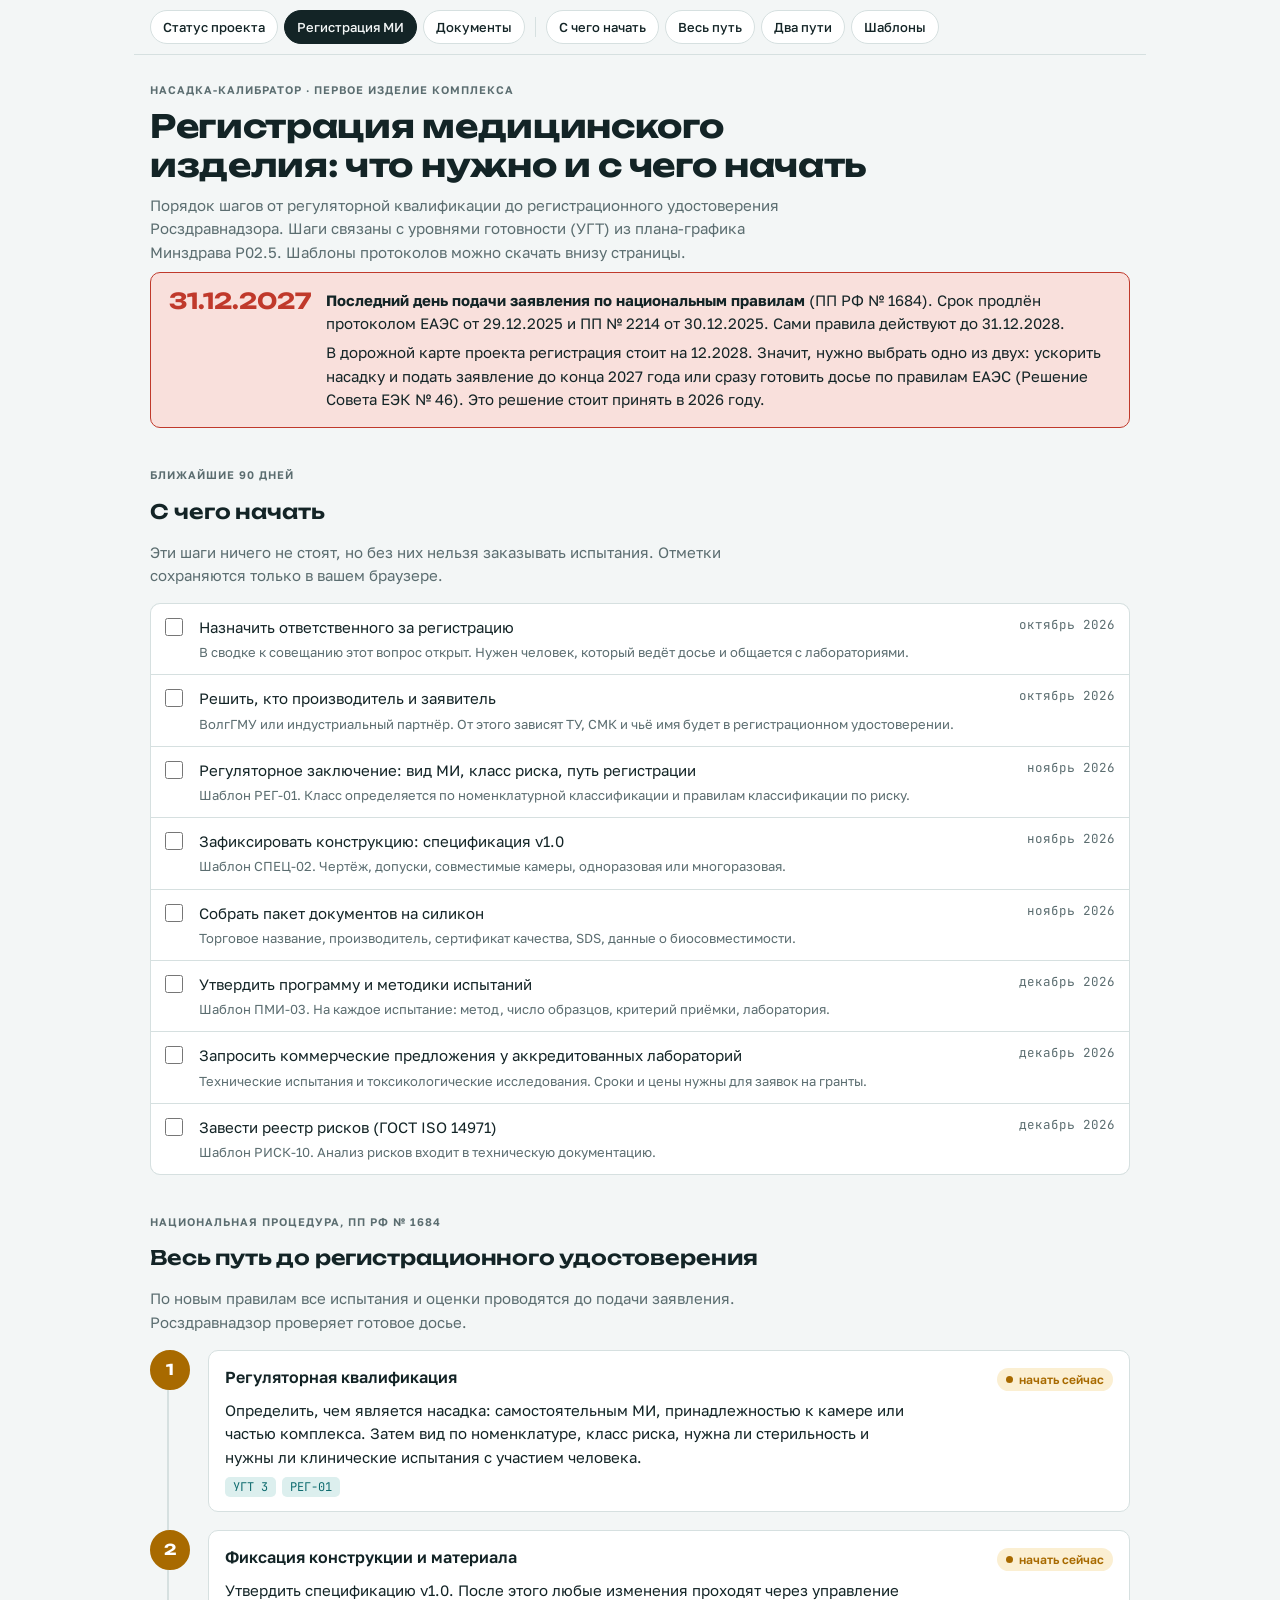
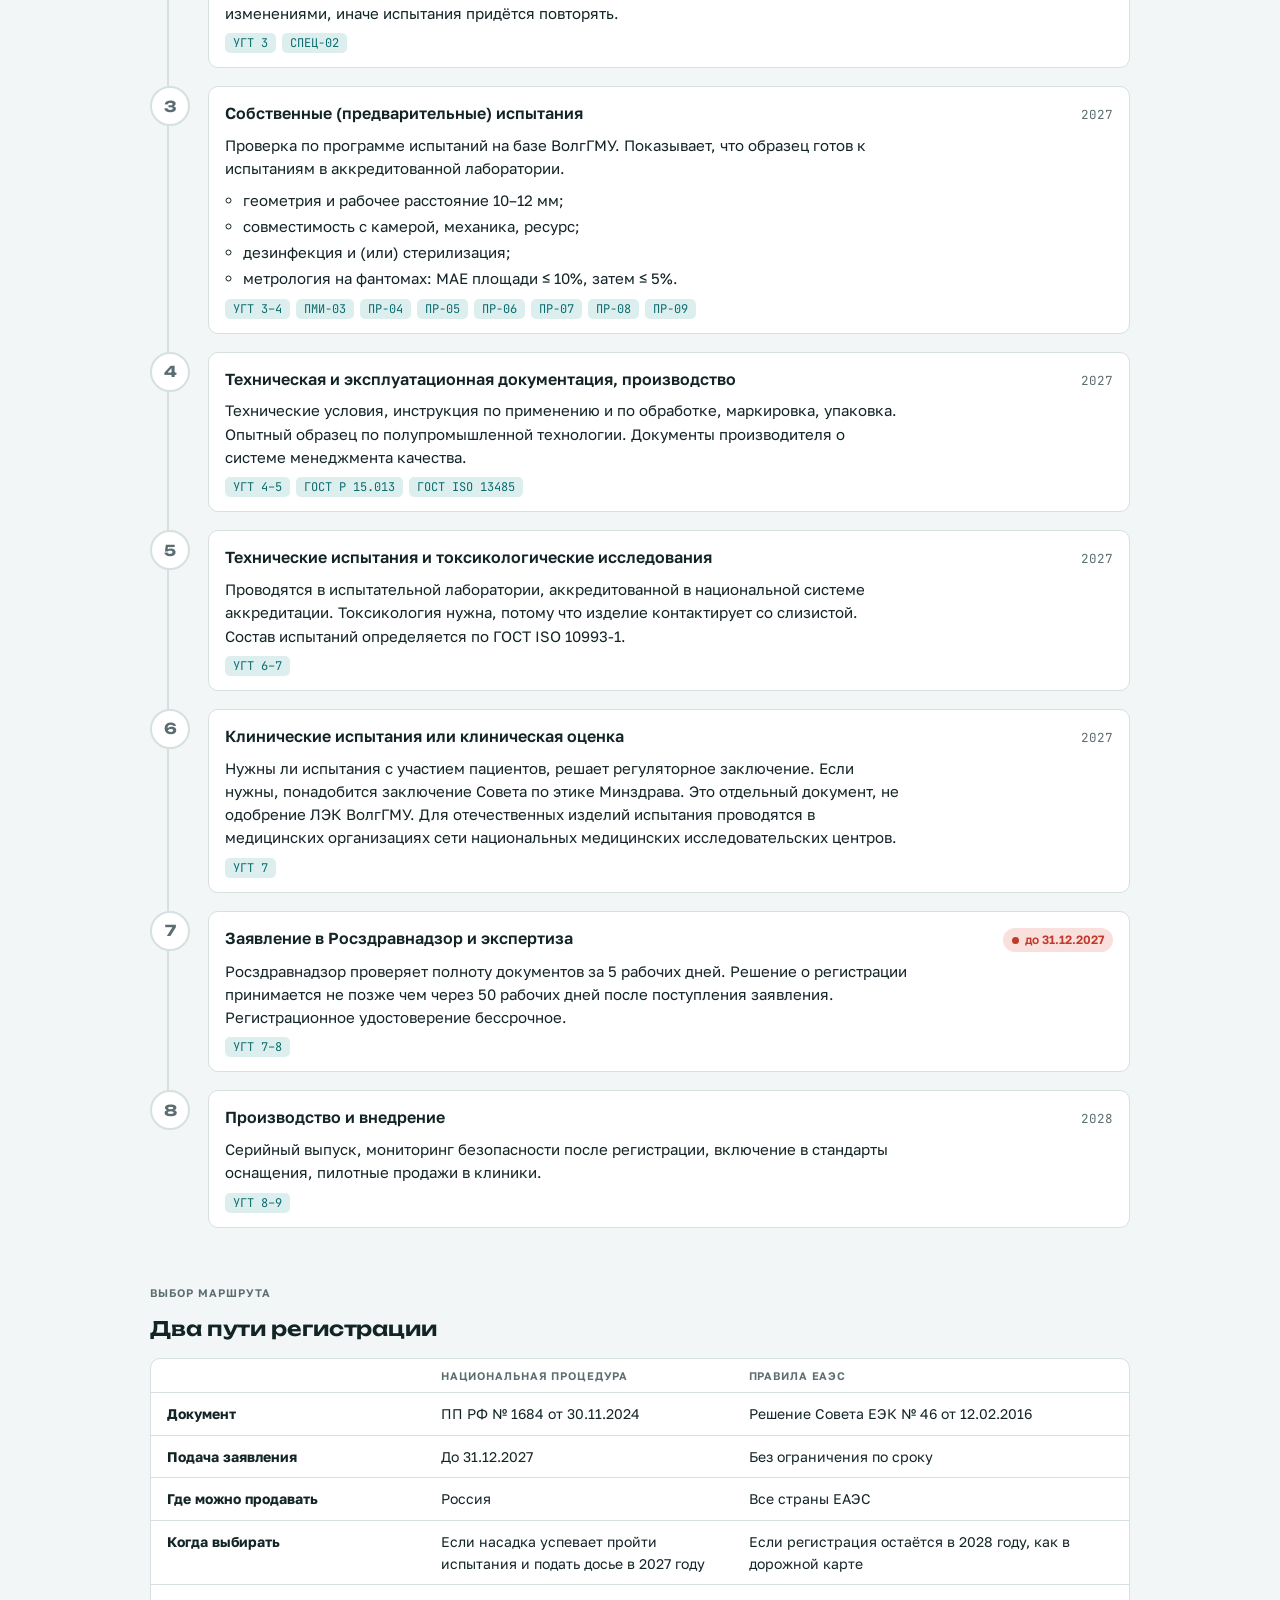
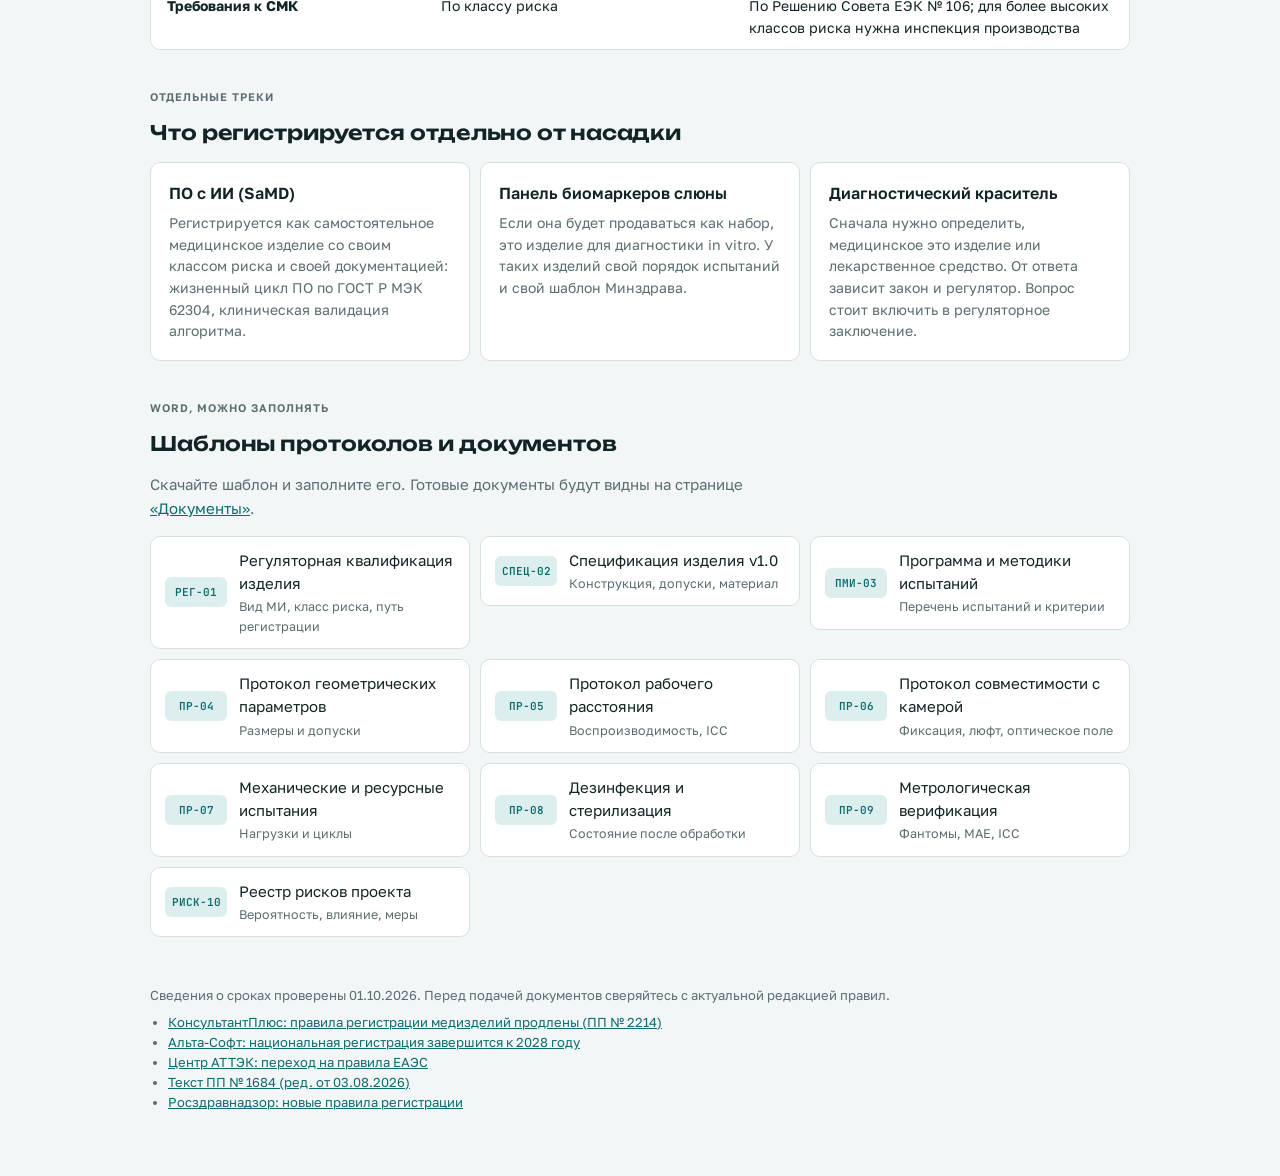
<file: registration.html>
<!doctype html>
<html lang="ru">
<head>
<meta charset="utf-8">
<meta name="viewport" content="width=device-width, initial-scale=1, viewport-fit=cover">
<title>Геронтостоматология: регистрация МИ</title>
<link rel="preconnect" href="https://fonts.googleapis.com">
<link rel="stylesheet" href="https://fonts.googleapis.com/css2?family=Golos+Text:wght@400;500;600;700&family=Unbounded:wght@500;700&family=JetBrains+Mono:wght@400;600&display=swap">
<link rel="stylesheet" href="assets/site.css">
<style>
.alert{display:grid;grid-template-columns:auto minmax(0,1fr);gap:14px;align-items:start;background:var(--late-bg);border:1px solid var(--late);border-radius:10px;padding:16px 18px}
.alert b.d{font:700 22px/1.1 var(--f-display);color:var(--late);white-space:nowrap}
.alert p{margin:0 0 6px}
.alert p:last-child{margin:0}
.path{list-style:none;margin:0;padding:0;display:grid;gap:0;counter-reset:st}
.path>li{display:grid;grid-template-columns:44px minmax(0,1fr);gap:14px;position:relative;padding-bottom:18px}
.path>li::before{counter-increment:st;content:counter(st);width:36px;height:36px;border-radius:50%;display:grid;place-items:center;font:700 15px var(--f-display);background:var(--surface);border:2px solid var(--line);color:var(--muted);z-index:1}
.path>li.now::before{background:var(--work);border-color:var(--work);color:#fff}
.path>li:not(:last-child)::after{content:"";position:absolute;left:17px;top:36px;bottom:0;width:2px;background:var(--line)}
.path .c{background:var(--surface);border:1px solid var(--line);border-radius:10px;padding:14px 16px;display:grid;gap:8px;min-width:0}
.path .c header{display:flex;justify-content:space-between;gap:10px;flex-wrap:wrap;align-items:baseline}
.path .c p{margin:0;max-width:76ch}
.path .c ul{margin:0;padding-left:18px;display:grid;gap:3px}
.tags{display:flex;gap:6px;flex-wrap:wrap}
.tag{font:12px var(--f-mono);padding:2px 8px;border-radius:5px;background:var(--accent-soft);color:var(--accent);text-decoration:none}
a.tag:hover{text-decoration:underline}
.check{list-style:none;margin:0;padding:0;display:grid;gap:1px;background:var(--line);border:1px solid var(--line);border-radius:10px;overflow:hidden}
.check li{background:var(--surface);padding:12px 14px;display:grid;grid-template-columns:24px minmax(0,1fr) auto;gap:10px;align-items:start}
.check input{width:18px;height:18px;margin:2px 0 0;accent-color:var(--accent)}
.check label{display:grid;gap:3px;cursor:pointer}
.check small{color:var(--muted);font-size:13px}
.check li:has(input:checked) label>span{text-decoration:line-through;color:var(--muted)}
@media (max-width:560px){.check li{grid-template-columns:24px minmax(0,1fr)}.check li .when{grid-column:2}}
.cmp th:first-child{width:28%}
.tpl{list-style:none;margin:0;padding:0;display:grid;grid-template-columns:repeat(auto-fill,minmax(260px,1fr));gap:10px}
.tpl a{display:grid;grid-template-columns:auto minmax(0,1fr);gap:12px;align-items:center;text-decoration:none;color:var(--ink);background:var(--surface);border:1px solid var(--line);border-radius:10px;padding:12px 14px}
.tpl a:hover,.tpl a:focus-visible{border-color:var(--accent);outline:none}
.tpl .ic{font:600 11px var(--f-mono);color:var(--accent);background:var(--accent-soft);border-radius:6px;padding:8px 6px;min-width:62px;text-align:center}
.tpl .t{display:grid;gap:2px}
.tpl small{color:var(--muted);font-size:12.5px}
.tracks{display:grid;grid-template-columns:repeat(3,minmax(0,1fr));gap:10px}
@media (max-width:760px){.tracks{grid-template-columns:1fr}}
.tracks .panel p{margin:6px 0 0;font-size:14px;color:var(--muted)}
.src{font-size:13px;color:var(--muted)}
.src ul{margin:6px 0 0;padding-left:18px}
</style>
</head>
<body>
<div class="wrap">
<nav class="top" aria-label="Разделы сайта">
  <a href="index.html">Статус проекта</a>
  <a href="registration.html" aria-current="page">Регистрация МИ</a>
  <a href="documents.html">Документы</a>
  <span class="sep" aria-hidden="true"></span>
  <a href="#start">С чего начать</a>
  <a href="#path">Весь путь</a>
  <a href="#routes">Два пути</a>
  <a href="#templates">Шаблоны</a>
</nav>

<header class="hero">
  <div class="eyebrow">Насадка-калибратор · первое изделие комплекса</div>
  <h1>Регистрация медицинского изделия: что нужно и с чего начать</h1>
  <p>Порядок шагов от регуляторной квалификации до регистрационного удостоверения Росздравнадзора. Шаги связаны с уровнями готовности (УГТ) из плана-графика Минздрава Р02.5. Шаблоны протоколов можно скачать внизу страницы.</p>
</header>

<div class="alert" role="note">
  <b class="d">31.12.2027</b>
  <div>
    <p><b>Последний день подачи заявления по национальным правилам</b> (ПП РФ № 1684). Срок продлён протоколом ЕАЭС от 29.12.2025 и ПП № 2214 от 30.12.2025. Сами правила действуют до 31.12.2028.</p>
    <p>В дорожной карте проекта регистрация стоит на 12.2028. Значит, нужно выбрать одно из двух: ускорить насадку и подать заявление до конца 2027 года или сразу готовить досье по правилам ЕАЭС (Решение Совета ЕЭК № 46). Это решение стоит принять в 2026 году.</p>
  </div>
</div>

<section id="start">
  <div class="eyebrow">Ближайшие 90 дней</div>
  <h2>С чего начать</h2>
  <p class="lead">Эти шаги ничего не стоят, но без них нельзя заказывать испытания. Отметки сохраняются только в вашем браузере.</p>
  <ul class="check" id="check">
    <li><input type="checkbox" id="c1"><label for="c1"><span>Назначить ответственного за регистрацию</span><small>В сводке к совещанию этот вопрос открыт. Нужен человек, который ведёт досье и общается с лабораториями.</small></label><span class="when">октябрь 2026</span></li>
    <li><input type="checkbox" id="c2"><label for="c2"><span>Решить, кто производитель и заявитель</span><small>ВолгГМУ или индустриальный партнёр. От этого зависят ТУ, СМК и чьё имя будет в регистрационном удостоверении.</small></label><span class="when">октябрь 2026</span></li>
    <li><input type="checkbox" id="c3"><label for="c3"><span>Регуляторное заключение: вид МИ, класс риска, путь регистрации</span><small>Шаблон РЕГ-01. Класс определяется по номенклатурной классификации и правилам классификации по риску.</small></label><span class="when">ноябрь 2026</span></li>
    <li><input type="checkbox" id="c4"><label for="c4"><span>Зафиксировать конструкцию: спецификация v1.0</span><small>Шаблон СПЕЦ-02. Чертёж, допуски, совместимые камеры, одноразовая или многоразовая.</small></label><span class="when">ноябрь 2026</span></li>
    <li><input type="checkbox" id="c5"><label for="c5"><span>Собрать пакет документов на силикон</span><small>Торговое название, производитель, сертификат качества, SDS, данные о биосовместимости.</small></label><span class="when">ноябрь 2026</span></li>
    <li><input type="checkbox" id="c6"><label for="c6"><span>Утвердить программу и методики испытаний</span><small>Шаблон ПМИ-03. На каждое испытание: метод, число образцов, критерий приёмки, лаборатория.</small></label><span class="when">декабрь 2026</span></li>
    <li><input type="checkbox" id="c7"><label for="c7"><span>Запросить коммерческие предложения у аккредитованных лабораторий</span><small>Технические испытания и токсикологические исследования. Сроки и цены нужны для заявок на гранты.</small></label><span class="when">декабрь 2026</span></li>
    <li><input type="checkbox" id="c8"><label for="c8"><span>Завести реестр рисков (ГОСТ ISO 14971)</span><small>Шаблон РИСК-10. Анализ рисков входит в техническую документацию.</small></label><span class="when">декабрь 2026</span></li>
  </ul>
</section>

<section id="path">
  <div class="eyebrow">Национальная процедура, ПП РФ № 1684</div>
  <h2>Весь путь до регистрационного удостоверения</h2>
  <p class="lead">По новым правилам все испытания и оценки проводятся до подачи заявления. Росздравнадзор проверяет готовое досье.</p>
  <ol class="path">
    <li class="now"><div class="c">
      <header><h3>Регуляторная квалификация</h3><span class="pill s-work">начать сейчас</span></header>
      <p>Определить, чем является насадка: самостоятельным МИ, принадлежностью к камере или частью комплекса. Затем вид по номенклатуре, класс риска, нужна ли стерильность и нужны ли клинические испытания с участием человека.</p>
      <div class="tags"><span class="tag">УГТ 3</span><a class="tag" href="shablony/01_Регуляторное_заключение.docx">РЕГ-01</a></div>
    </div></li>
    <li class="now"><div class="c">
      <header><h3>Фиксация конструкции и материала</h3><span class="pill s-work">начать сейчас</span></header>
      <p>Утвердить спецификацию v1.0. После этого любые изменения проходят через управление изменениями, иначе испытания придётся повторять.</p>
      <div class="tags"><span class="tag">УГТ 3</span><a class="tag" href="shablony/02_Спецификация_изделия_v1.0.docx">СПЕЦ-02</a></div>
    </div></li>
    <li><div class="c">
      <header><h3>Собственные (предварительные) испытания</h3><span class="when">2027</span></header>
      <p>Проверка по программе испытаний на базе ВолгГМУ. Показывает, что образец готов к испытаниям в аккредитованной лаборатории.</p>
      <ul><li>геометрия и рабочее расстояние 10–12 мм;</li><li>совместимость с камерой, механика, ресурс;</li><li>дезинфекция и (или) стерилизация;</li><li>метрология на фантомах: MAE площади ≤ 10%, затем ≤ 5%.</li></ul>
      <div class="tags"><span class="tag">УГТ 3–4</span><a class="tag" href="shablony/03_Программа_и_методики_испытаний.docx">ПМИ-03</a><a class="tag" href="shablony/04_Протокол_геометрических_параметров.docx">ПР-04</a><a class="tag" href="shablony/05_Протокол_рабочего_расстояния.docx">ПР-05</a><a class="tag" href="shablony/06_Протокол_совместимости_с_камерой.docx">ПР-06</a><a class="tag" href="shablony/07_Протокол_механических_и_ресурсных_испытаний.docx">ПР-07</a><a class="tag" href="shablony/08_Протокол_дезинфекции_и_стерилизации.docx">ПР-08</a><a class="tag" href="shablony/09_Протокол_метрологической_верификации.docx">ПР-09</a></div>
    </div></li>
    <li><div class="c">
      <header><h3>Техническая и эксплуатационная документация, производство</h3><span class="when">2027</span></header>
      <p>Технические условия, инструкция по применению и по обработке, маркировка, упаковка. Опытный образец по полупромышленной технологии. Документы производителя о системе менеджмента качества.</p>
      <div class="tags"><span class="tag">УГТ 4–5</span><span class="tag">ГОСТ Р 15.013</span><span class="tag">ГОСТ ISO 13485</span></div>
    </div></li>
    <li><div class="c">
      <header><h3>Технические испытания и токсикологические исследования</h3><span class="when">2027</span></header>
      <p>Проводятся в испытательной лаборатории, аккредитованной в национальной системе аккредитации. Токсикология нужна, потому что изделие контактирует со слизистой. Состав испытаний определяется по ГОСТ ISO 10993-1.</p>
      <div class="tags"><span class="tag">УГТ 6–7</span></div>
    </div></li>
    <li><div class="c">
      <header><h3>Клинические испытания или клиническая оценка</h3><span class="when">2027</span></header>
      <p>Нужны ли испытания с участием пациентов, решает регуляторное заключение. Если нужны, понадобится заключение Совета по этике Минздрава. Это отдельный документ, не одобрение ЛЭК ВолгГМУ. Для отечественных изделий испытания проводятся в медицинских организациях сети национальных медицинских исследовательских центров.</p>
      <div class="tags"><span class="tag">УГТ 7</span></div>
    </div></li>
    <li><div class="c">
      <header><h3>Заявление в Росздравнадзор и экспертиза</h3><span class="pill s-late">до 31.12.2027</span></header>
      <p>Росздравнадзор проверяет полноту документов за 5 рабочих дней. Решение о регистрации принимается не позже чем через 50 рабочих дней после поступления заявления. Регистрационное удостоверение бессрочное.</p>
      <div class="tags"><span class="tag">УГТ 7–8</span></div>
    </div></li>
    <li><div class="c">
      <header><h3>Производство и внедрение</h3><span class="when">2028</span></header>
      <p>Серийный выпуск, мониторинг безопасности после регистрации, включение в стандарты оснащения, пилотные продажи в клиники.</p>
      <div class="tags"><span class="tag">УГТ 8–9</span></div>
    </div></li>
  </ol>
</section>

<section id="routes">
  <div class="eyebrow">Выбор маршрута</div>
  <h2>Два пути регистрации</h2>
  <div class="panel tscroll" style="padding:0">
    <table class="cmp">
      <thead><tr><th></th><th>Национальная процедура</th><th>Правила ЕАЭС</th></tr></thead>
      <tbody>
        <tr><td><b>Документ</b></td><td>ПП РФ № 1684 от 30.11.2024</td><td>Решение Совета ЕЭК № 46 от 12.02.2016</td></tr>
        <tr><td><b>Подача заявления</b></td><td>До 31.12.2027</td><td>Без ограничения по сроку</td></tr>
        <tr><td><b>Где можно продавать</b></td><td>Россия</td><td>Все страны ЕАЭС</td></tr>
        <tr><td><b>Когда выбирать</b></td><td>Если насадка успевает пройти испытания и подать досье в 2027 году</td><td>Если регистрация остаётся в 2028 году, как в дорожной карте</td></tr>
        <tr><td><b>Требования к СМК</b></td><td>По классу риска</td><td>По Решению Совета ЕЭК № 106; для более высоких классов риска нужна инспекция производства</td></tr>
      </tbody>
    </table>
  </div>
</section>

<section id="tracks">
  <div class="eyebrow">Отдельные треки</div>
  <h2>Что регистрируется отдельно от насадки</h2>
  <div class="tracks">
    <div class="panel"><h3>ПО с ИИ (SaMD)</h3><p>Регистрируется как самостоятельное медицинское изделие со своим классом риска и своей документацией: жизненный цикл ПО по ГОСТ Р МЭК 62304, клиническая валидация алгоритма.</p></div>
    <div class="panel"><h3>Панель биомаркеров слюны</h3><p>Если она будет продаваться как набор, это изделие для диагностики in vitro. У таких изделий свой порядок испытаний и свой шаблон Минздрава.</p></div>
    <div class="panel"><h3>Диагностический краситель</h3><p>Сначала нужно определить, медицинское это изделие или лекарственное средство. От ответа зависит закон и регулятор. Вопрос стоит включить в регуляторное заключение.</p></div>
  </div>
</section>

<section id="templates">
  <div class="eyebrow">Word, можно заполнять</div>
  <h2>Шаблоны протоколов и документов</h2>
  <p class="lead">Скачайте шаблон и заполните его. Готовые документы будут видны на странице <a href="documents.html">«Документы»</a>.</p>
  <ul class="tpl">
    <li><a href="shablony/01_Регуляторное_заключение.docx" download><span class="ic">РЕГ-01</span><span class="t"><span>Регуляторная квалификация изделия</span><small>Вид МИ, класс риска, путь регистрации</small></span></a></li>
    <li><a href="shablony/02_Спецификация_изделия_v1.0.docx" download><span class="ic">СПЕЦ-02</span><span class="t"><span>Спецификация изделия v1.0</span><small>Конструкция, допуски, материал</small></span></a></li>
    <li><a href="shablony/03_Программа_и_методики_испытаний.docx" download><span class="ic">ПМИ-03</span><span class="t"><span>Программа и методики испытаний</span><small>Перечень испытаний и критерии</small></span></a></li>
    <li><a href="shablony/04_Протокол_геометрических_параметров.docx" download><span class="ic">ПР-04</span><span class="t"><span>Протокол геометрических параметров</span><small>Размеры и допуски</small></span></a></li>
    <li><a href="shablony/05_Протокол_рабочего_расстояния.docx" download><span class="ic">ПР-05</span><span class="t"><span>Протокол рабочего расстояния</span><small>Воспроизводимость, ICC</small></span></a></li>
    <li><a href="shablony/06_Протокол_совместимости_с_камерой.docx" download><span class="ic">ПР-06</span><span class="t"><span>Протокол совместимости с камерой</span><small>Фиксация, люфт, оптическое поле</small></span></a></li>
    <li><a href="shablony/07_Протокол_механических_и_ресурсных_испытаний.docx" download><span class="ic">ПР-07</span><span class="t"><span>Механические и ресурсные испытания</span><small>Нагрузки и циклы</small></span></a></li>
    <li><a href="shablony/08_Протокол_дезинфекции_и_стерилизации.docx" download><span class="ic">ПР-08</span><span class="t"><span>Дезинфекция и стерилизация</span><small>Состояние после обработки</small></span></a></li>
    <li><a href="shablony/09_Протокол_метрологической_верификации.docx" download><span class="ic">ПР-09</span><span class="t"><span>Метрологическая верификация</span><small>Фантомы, MAE, ICC</small></span></a></li>
    <li><a href="shablony/10_Реестр_рисков.docx" download><span class="ic">РИСК-10</span><span class="t"><span>Реестр рисков проекта</span><small>Вероятность, влияние, меры</small></span></a></li>
  </ul>
</section>

<footer>
  <div class="src">
    Сведения о сроках проверены 01.10.2026. Перед подачей документов сверяйтесь с актуальной редакцией правил.
    <ul>
      <li><a href="https://www.consultant.ru/legalnews/30501/">КонсультантПлюс: правила регистрации медизделий продлены (ПП № 2214)</a></li>
      <li><a href="https://www.alta.ru/ts_news/124629/">Альта-Софт: национальная регистрация завершится к 2028 году</a></li>
      <li><a href="https://www.centrattek.ru/info/eaes-2028/">Центр АТТЭК: переход на правила ЕАЭС</a></li>
      <li><a href="https://promedizd.com/pravilaregistraciimedizdeliy2025-1684/">Текст ПП № 1684 (ред. от 03.08.2026)</a></li>
      <li><a href="https://roszdravnadzor.gov.ru/medproducts/registration/news/43463">Росздравнадзор: новые правила регистрации</a></li>
    </ul>
  </div>
</footer>
</div>
<script>
(function(){
  const KEY='geronto-reg-check';
  let st={}; try{st=JSON.parse(localStorage.getItem(KEY)||'{}')}catch(e){}
  document.querySelectorAll('#check input').forEach(cb=>{
    cb.checked=!!st[cb.id];
    cb.addEventListener('change',()=>{st[cb.id]=cb.checked;try{localStorage.setItem(KEY,JSON.stringify(st))}catch(e){}});
  });
})();
</script>
</body>
</html>
</file>
<file: assets/site.css>
/* Layout: одна колонка ~980px; сверху сводка, затем лестница УГТ Минздрава (главный объект), дорожная карта, приоритеты 2026 */
:root{
  --bg:#f3f6f6; --surface:#ffffff; --ink:#132426; --muted:#5b6d70; --line:#d6e0e0;
  --accent:#0d6b6e; --accent-soft:#dcefee;
  --done:#3f8f2e; --done-bg:#e3f2da;           /* зелёный Р02.5: выполнено в период НИР */
  --pre:#2f7fa0; --pre-bg:#dcedf4;             /* голубой Р02.5: выполнено на начало НИР */
  --work:#a86a00; --work-bg:#fbefd2;           /* жёлтый: в работе / продлено */
  --late:#c0392b; --late-bg:#f9e0dc;           /* красный: не выполнено / просрочено */
  --plan:#6f7c7e; --plan-bg:#e9eded;           /* серый: запланировано */
  --f-display:"Unbounded", "Golos Text", system-ui, sans-serif;
  --f-body:"Golos Text", system-ui, -apple-system, "Segoe UI", sans-serif;
  --f-mono:"JetBrains Mono", ui-monospace, Menlo, monospace;
}
@media (prefers-color-scheme: dark){:root:not([data-theme="light"]){
  --bg:#0e1718; --surface:#152123; --ink:#e3eeee; --muted:#93a6a8; --line:#29393b;
  --accent:#5fc2c0; --accent-soft:#18393a;
  --done:#7cc96a; --done-bg:#1d3419; --pre:#6fb8d6; --pre-bg:#16303b;
  --work:#e7b04a; --work-bg:#382b12; --late:#f07f70; --late-bg:#3d1c18; --plan:#9aa8aa; --plan-bg:#212d2f;
  color-scheme:dark}}
:root[data-theme="dark"]{
  --bg:#0e1718; --surface:#152123; --ink:#e3eeee; --muted:#93a6a8; --line:#29393b;
  --accent:#5fc2c0; --accent-soft:#18393a;
  --done:#7cc96a; --done-bg:#1d3419; --pre:#6fb8d6; --pre-bg:#16303b;
  --work:#e7b04a; --work-bg:#382b12; --late:#f07f70; --late-bg:#3d1c18; --plan:#9aa8aa; --plan-bg:#212d2f;
  color-scheme:dark}
*{box-sizing:border-box}
body{margin:0}
body{background:var(--bg);color:var(--ink);font:15px/1.55 var(--f-body);padding-inline:16px;padding-block:0 64px}
.wrap{max-width:980px;margin:0 auto}
h1,h2,h3{text-wrap:balance;margin:0}
h1{font:700 clamp(22px,4vw,32px)/1.2 var(--f-display);letter-spacing:-.01em}
h2{font:600 20px/1.3 var(--f-display);letter-spacing:-.005em}
h3{font-size:16px;font-weight:600}
.eyebrow{font:600 11px/1.3 var(--f-body);letter-spacing:.09em;text-transform:uppercase;color:var(--muted)}
.mono{font-family:var(--f-mono);font-variant-numeric:tabular-nums}
a{color:var(--accent)}
nav.top{align-items:center;position:sticky;top:env(safe-area-inset-top,0px);z-index:5;background:var(--bg);border-bottom:1px solid var(--line);margin-inline:-16px;padding:10px 16px;display:flex;gap:6px;overflow-x:auto}
nav.top a{flex:none;text-decoration:none;color:var(--ink);font-size:13px;font-weight:500;padding:6px 12px;border-radius:999px;border:1px solid var(--line);background:var(--surface)}
nav.top a:hover,nav.top a:focus-visible{border-color:var(--accent);outline:none}
header.hero{padding-block:28px 8px;display:grid;gap:10px}
header.hero p{margin:0;color:var(--muted);max-width:70ch}
section{margin-top:40px;display:grid;gap:16px}
.lead{color:var(--muted);margin:0;max-width:72ch}

/* Сводка */
.summary{display:grid;grid-template-columns:minmax(0,1.1fr) minmax(0,1fr);gap:16px;margin-top:20px}
@media (max-width:760px){.summary{grid-template-columns:1fr}}
.panel{background:var(--surface);border:1px solid var(--line);border-radius:10px;padding:18px}
.gauge{display:grid;gap:14px}
.gauge .big{display:flex;align-items:baseline;gap:10px;flex-wrap:wrap}
.gauge .big b{font:700 56px/1 var(--f-display);color:var(--accent)}
.gauge .big span{font-weight:500;color:var(--muted)}
.steps{display:grid;grid-template-columns:repeat(9,1fr);gap:4px}
.steps i{height:10px;border-radius:2px;background:var(--plan-bg);border:1px solid var(--line)}
.steps i.d{background:var(--done);border-color:var(--done)}
.steps i.c{background:repeating-linear-gradient(45deg,var(--work) 0 4px,var(--work-bg) 4px 8px);border-color:var(--work)}
.steps-lbl{display:grid;grid-template-columns:repeat(9,1fr);gap:4px;font:11px var(--f-mono);color:var(--muted);text-align:center}
.facts{display:grid;gap:10px;margin:0;padding:0;list-style:none}
.facts li{display:grid;grid-template-columns:auto minmax(0,1fr);gap:10px;align-items:start}
.kpis{display:grid;grid-template-columns:repeat(4,minmax(0,1fr));gap:1px;background:var(--line);border:1px solid var(--line);border-radius:10px;overflow:hidden}
@media (max-width:620px){.kpis{grid-template-columns:repeat(2,minmax(0,1fr))}}
.kpis div{background:var(--surface);padding:12px 14px;display:grid;gap:2px}
.kpis b{font:700 22px/1.2 var(--f-display);font-variant-numeric:tabular-nums}
.kpis span{font-size:12.5px;color:var(--muted)}

/* Статусы */
.pill{display:inline-flex;align-items:center;gap:6px;white-space:nowrap;font-size:12px;font-weight:600;padding:2px 9px;border-radius:999px;line-height:1.6}
.pill::before{content:"";width:7px;height:7px;border-radius:50%;background:currentColor}
.s-done{color:var(--done);background:var(--done-bg)}
.s-pre{color:var(--pre);background:var(--pre-bg)}
.s-work{color:var(--work);background:var(--work-bg)}
.s-late{color:var(--late);background:var(--late-bg)}
.s-plan{color:var(--plan);background:var(--plan-bg)}
.legend{display:flex;flex-wrap:wrap;gap:8px}

/* Лестница УГТ */
.ladder{display:grid;gap:8px}
.lvl{background:var(--surface);border:1px solid var(--line);border-radius:10px;overflow:hidden}
.lvl.cur{border-color:var(--work);box-shadow:0 0 0 1px var(--work)}
.lvl>button{all:unset;cursor:pointer;display:grid;grid-template-columns:52px minmax(0,1fr) auto;gap:14px;align-items:center;padding:14px 16px;width:100%;box-sizing:border-box}
.lvl>button:focus-visible{outline:2px solid var(--accent);outline-offset:-2px}
.num{font:700 22px/1 var(--f-display);width:44px;height:44px;border-radius:8px;display:grid;place-items:center;border:1px solid var(--line);color:var(--muted)}
.lvl.done .num{background:var(--done);color:#fff;border-color:var(--done)}
.lvl.cur .num{background:var(--work);color:#fff;border-color:var(--work)}
.ttl{display:grid;gap:3px;min-width:0}
.ttl small{color:var(--muted);font-size:13px}
.right{display:flex;align-items:center;gap:10px}
.chev{transition:transform .2s;color:var(--muted)}
.lvl[data-open="1"] .chev{transform:rotate(90deg)}
@media (max-width:560px){.lvl>button{grid-template-columns:44px minmax(0,1fr)}.right{grid-column:2}.num{width:40px;height:40px;font-size:19px}}
.body{padding:0 16px 16px 82px;display:grid;gap:12px}
@media (max-width:560px){.body{padding-left:16px}}
.body p{margin:0;max-width:74ch}
.req{list-style:none;margin:0;padding:0;display:grid;gap:0;border-top:1px solid var(--line)}
.req li{display:grid;grid-template-columns:62px minmax(0,1fr) auto;gap:12px;padding:10px 0;border-bottom:1px solid var(--line);align-items:start}
@media (max-width:560px){.req li{grid-template-columns:54px minmax(0,1fr)}.req li .pill{grid-column:2;justify-self:start}}
.req code{font:12px var(--f-mono);color:var(--muted);padding-top:2px}
.req .t{display:grid;gap:3px;min-width:0}
.req .t small{color:var(--muted);font-size:13px}
.req .t .doc{font-size:12.5px;color:var(--muted)}
.req .t .doc::before{content:"Документ: ";font-weight:600}
.when{font:12.5px var(--f-mono);color:var(--muted)}
.note{border-left:3px solid var(--accent);background:var(--accent-soft);padding:10px 14px;border-radius:0 8px 8px 0;font-size:14px;max-width:none}

/* Дорожная карта */
.filters{display:flex;gap:6px;flex-wrap:wrap}
.filters button{font:500 13px var(--f-body);padding:6px 12px;border-radius:999px;border:1px solid var(--line);background:var(--surface);color:var(--ink);cursor:pointer}
.filters button[aria-pressed="true"]{background:var(--ink);color:var(--bg);border-color:var(--ink)}
.stage{background:var(--surface);border:1px solid var(--line);border-radius:10px;overflow:hidden}
.stage-h{display:flex;justify-content:space-between;align-items:center;gap:12px;flex-wrap:wrap;padding:12px 16px;border-bottom:1px solid var(--line)}
.bar{height:6px;width:140px;background:var(--plan-bg);border-radius:3px;overflow:hidden;display:flex}
.bar span{display:block;height:100%}
.tscroll{overflow-x:auto}
table{width:100%;border-collapse:collapse;font-size:14px}
th,td{text-align:left;padding:10px 16px;border-bottom:1px solid var(--line);vertical-align:top}
tr:last-child td{border-bottom:0}
th{font:600 11px var(--f-body);letter-spacing:.08em;text-transform:uppercase;color:var(--muted)}
td.d{white-space:nowrap;font:13px var(--f-mono);font-variant-numeric:tabular-nums}
td small{display:block;color:var(--muted);font-size:13px;margin-top:3px}
@media (max-width:640px){
  table,tbody,tr,td{display:block;width:100%}
  thead{display:none}
  tr{padding:10px 16px;border-bottom:1px solid var(--line);display:grid;gap:4px}
  tr:last-child{border-bottom:0}
  td{padding:0;border:0}
}

/* Приоритеты */
.prio{list-style:none;margin:0;padding:0;display:grid;grid-template-columns:repeat(2,minmax(0,1fr));gap:1px;background:var(--line);border:1px solid var(--line);border-radius:10px;overflow:hidden}
@media (max-width:680px){.prio{grid-template-columns:1fr}}
.prio li{background:var(--surface);padding:12px 14px;display:grid;grid-template-columns:28px minmax(0,1fr);gap:8px}
.prio li b{font:600 13px var(--f-mono);color:var(--muted)}
.prio .t{display:grid;gap:5px;justify-items:start}
.prio .t small{color:var(--muted);font-size:13px}

/* Роторасширитель — мини-гант */
.gantt{display:grid;gap:6px;min-width:640px}
.g-row{display:grid;grid-template-columns:170px repeat(36,1fr);align-items:center;gap:0}
.g-row .l{font-size:13px;padding-right:10px}
.g-row i{height:18px;border-right:1px solid var(--bg)}
.g-head span{font:10.5px var(--f-mono);color:var(--muted)}
.g-now{outline:2px solid var(--accent);outline-offset:-2px}
footer{margin-top:48px;color:var(--muted);font-size:13px;display:grid;gap:6px}
footer ul{margin:0;padding-left:18px}
@media (prefers-reduced-motion:reduce){*{transition:none!important}}

nav.top a[aria-current="page"]{background:var(--ink);color:var(--bg);border-color:var(--ink)}
nav.top .sep{flex:none;width:1px;height:20px;background:var(--line);margin-inline:4px}
nav.top .brand{border:0;background:none;font-weight:700;padding-left:0}
</file>
